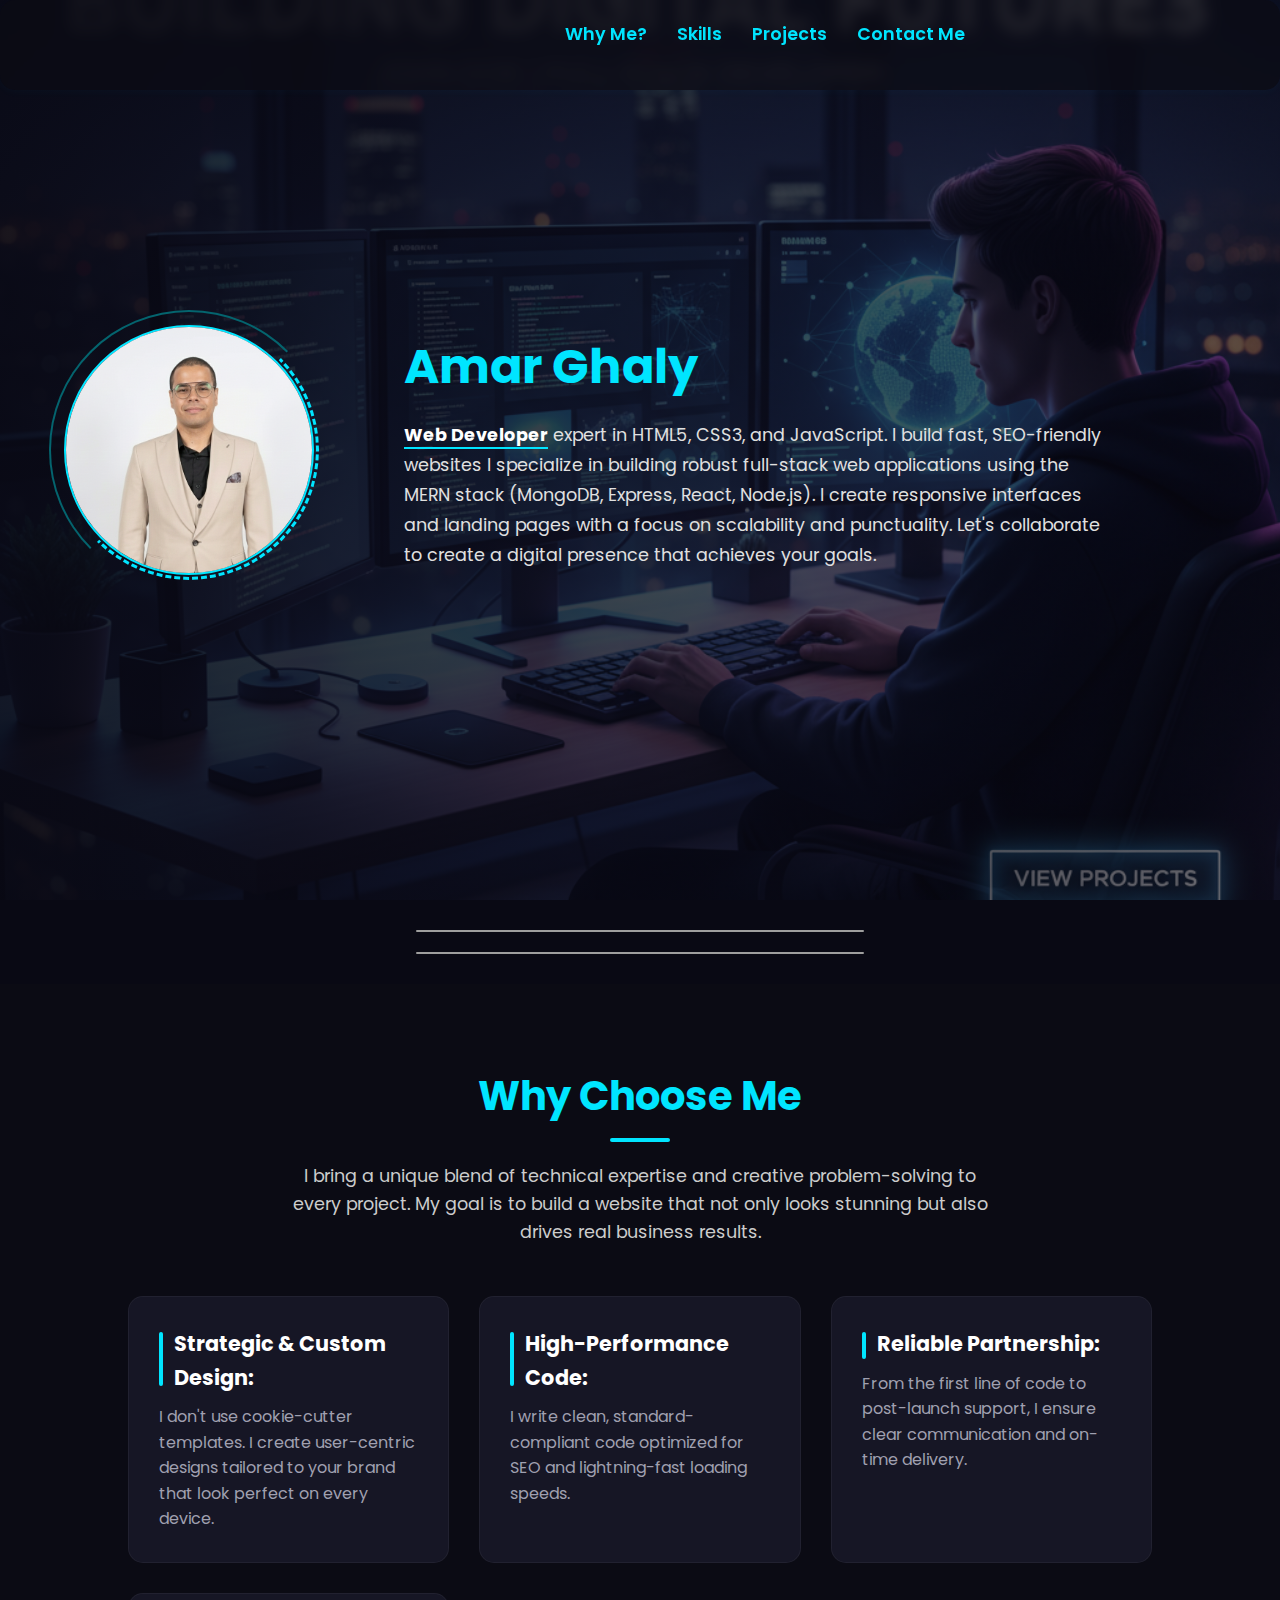
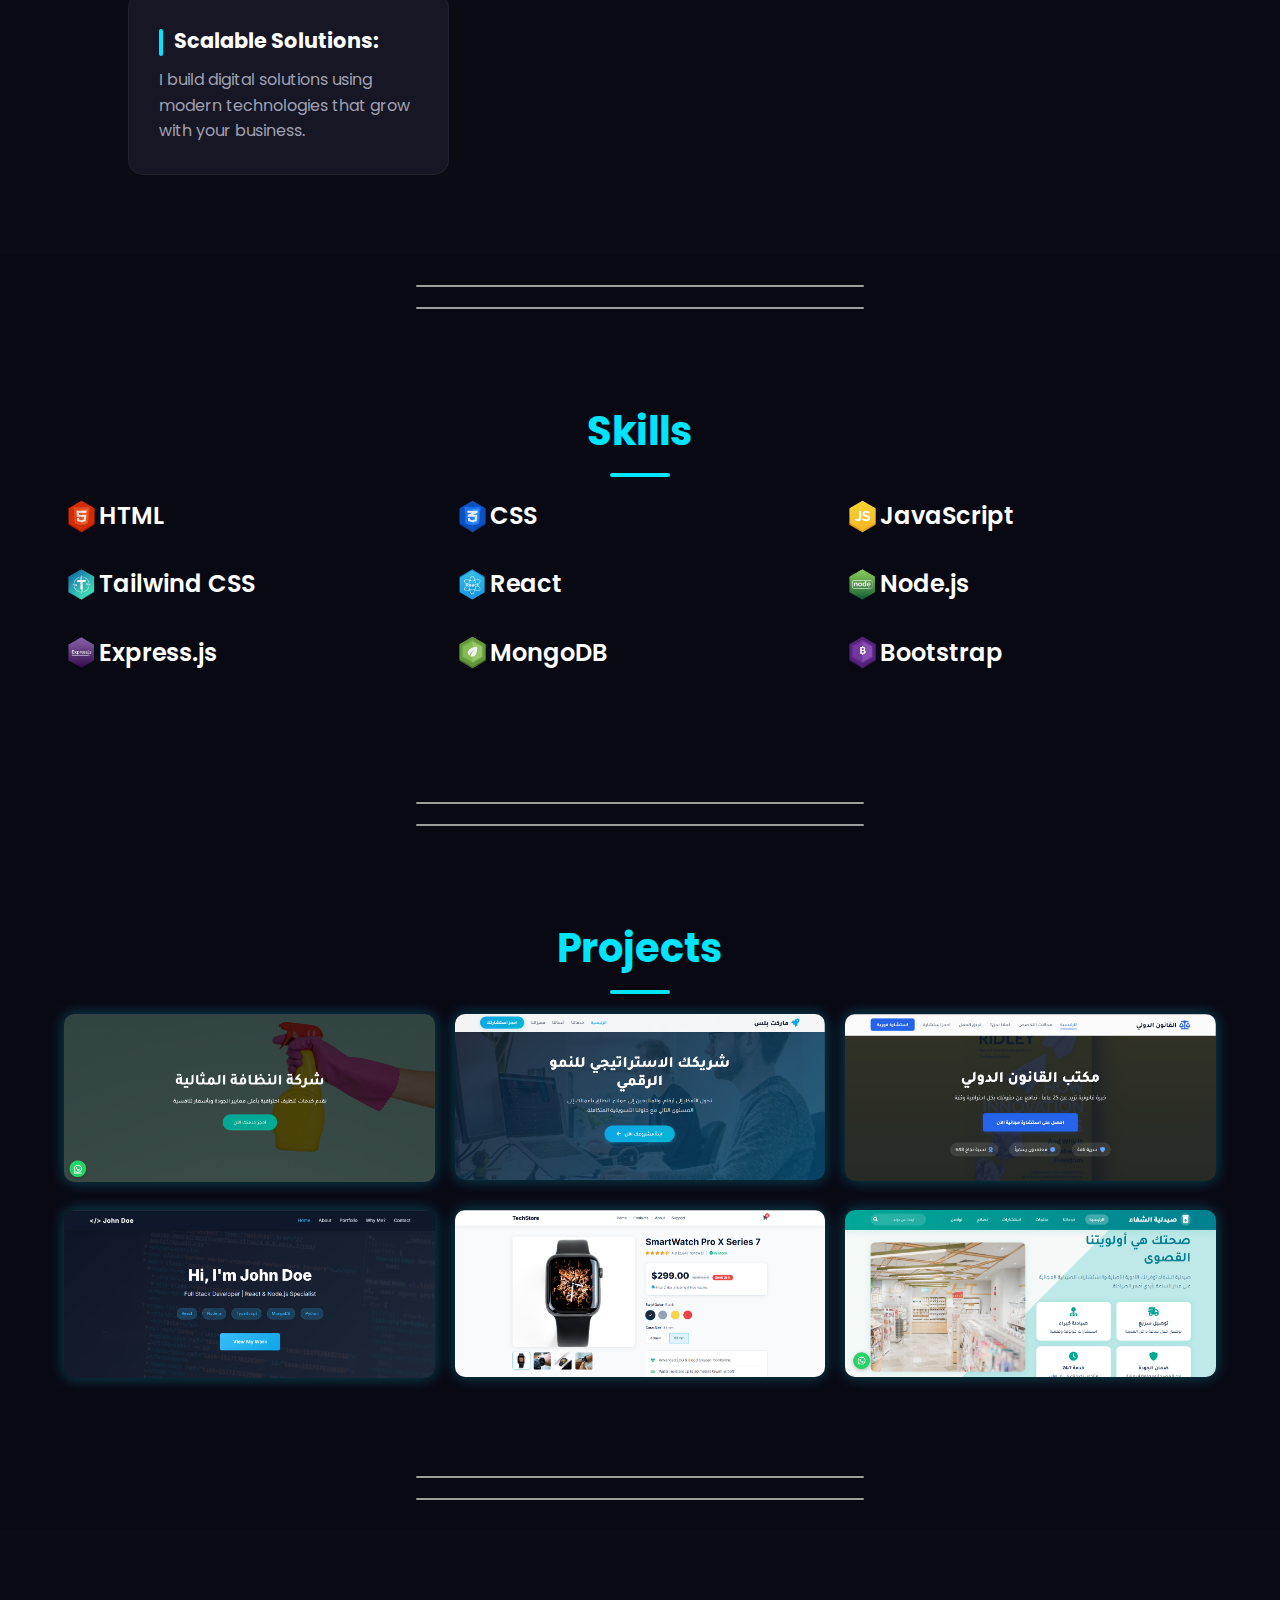
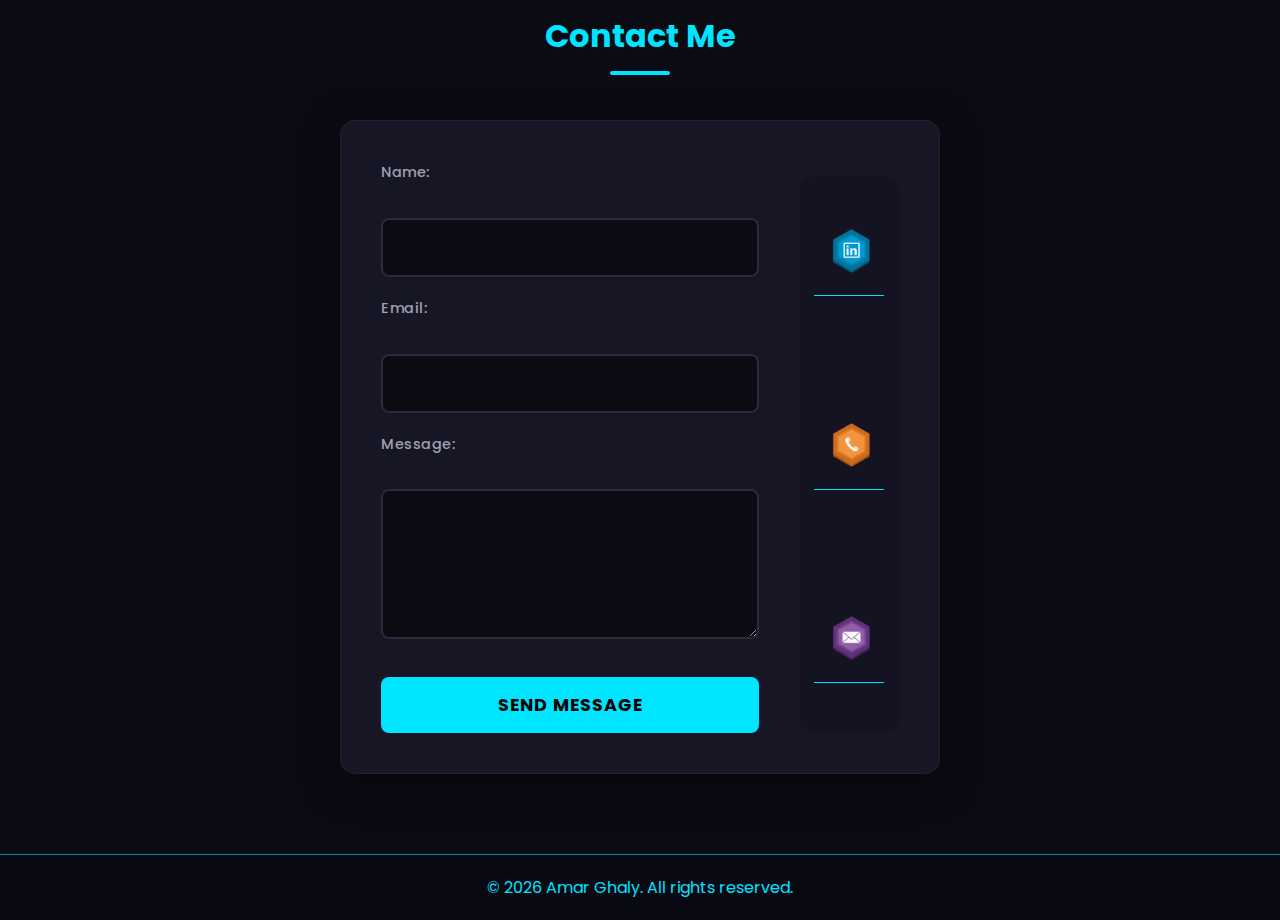
<file: 2-HTML & CSS/index.html>
<!doctype html>
<html lang="en">
  <head>
    <meta charset="UTF-8" />
    <meta name="viewport" content="width=device-width, initial-scale=1.0" />
    <link rel="stylesheet" href="style.css" />
    <link rel="shortcut icon" href="images/logo.png" type="image/x-icon" />
    <title>The Best Developer</title>
  </head>

  <body>
    <nav>
      <div class="logo-wrapper">
        <h3 class="title-section amar"><a href="#">Amar Ghaly</a></h3>
      </div>
      <ul class="nav-links" id="navLinks">
        <li><a href="#why-choose-me">Why Me?</a></li>
        <li><a href="#skills">Skills</a></li>
        <li><a href="#projects">Projects</a></li>
        <li><a href="#contact-form">Contact Me</a></li>
      </ul>
      <a href="#"><img src="images/logo.png" alt="logo" class="nav-logo" /></a>
      <div class="hamburger" id="hamburger">
        <span class="bar"></span>
        <span class="bar"></span>
        <span class="bar"></span>
      </div>
    </nav>
    <header class="hero">
      <div class="profile-wrapper">
        <img src="images/profile-img.png" alt="Profile" class="profile-img" />
      </div>
      <div class="intro">
        <div id="amar">
          <h3 class="title-section amar">Amar Ghaly</h3>
        </div>
        <p>
          <strong>Web Developer</strong> expert in HTML5, CSS3, and JavaScript.
          I build fast, SEO-friendly websites I specialize in building robust
          full-stack web applications using the MERN stack (MongoDB, Express,
          React, Node.js). I create responsive interfaces and landing pages with
          a focus on scalability and punctuality. Let's collaborate to create a
          digital presence that achieves your goals.
        </p>
      </div>
    </header>
    <div class="two-line">
      <hr />
      <hr />
    </div>
    <article>
      <section class="section-why-choose-me" id="why-choose-me">
        <h2 class="title-section">Why Choose Me</h2>
        <p>
          I bring a unique blend of technical expertise and creative
          problem-solving to every project. My goal is to build a website that
          not only looks stunning but also drives real business results.
        </p>
        <ul>
          <li>
            <b>Strategic & Custom Design:</b>I don't use cookie-cutter
            templates. I create user-centric designs tailored to your brand that
            look perfect on every device.
          </li>
          <li>
            <b>High-Performance Code:</b>I write clean, standard-compliant code
            optimized for SEO and lightning-fast loading speeds.
          </li>
          <li>
            <b>Reliable Partnership:</b>From the first line of code to
            post-launch support, I ensure clear communication and on-time
            delivery.
          </li>
          <li>
            <b>Scalable Solutions:</b>I build digital solutions using modern
            technologies that grow with your business.
          </li>
        </ul>
      </section>
      <div class="two-line">
        <hr />
        <hr />
      </div>
      <section class="section-skills" id="skills">
        <h2 class="title-section">Skills</h2>
        <ul class="skills">
          <li>HTML</li>
          <li>CSS</li>
          <li>JavaScript</li>
          <li>Tailwind CSS</li>
          <li>React</li>
          <li>Node.js</li>
          <li>Express.js</li>
          <li>MongoDB</li>
          <li>Bootstrap</li>
        </ul>
      </section>
      <div class="two-line">
        <hr />
        <hr />
      </div>
      <section class="section-projects" id="projects">
        <h2 class="title-section">Projects</h2>
        <div>
          <p>
            <a href="projects/index1.html"
              ><img src="./images/1.png" alt="project"
            /></a>
          </p>
          <p>
            <a href="projects/index2.html"
              ><img src="./images/2.png" alt="project"
            /></a>
          </p>
          <p>
            <a href="projects/index3.html"
              ><img src="./images/3.png" alt="project"
            /></a>
          </p>
          <p>
            <a href="projects/index4.html"
              ><img src="./images/4.png" alt="project"
            /></a>
          </p>
          <p>
            <a href="projects/index5.html"
              ><img src="./images/5.png" alt="project"
            /></a>
          </p>
          <p>
            <a href="projects/index6.html"
              ><img src="./images/6.png" alt="project"
            /></a>
          </p>
        </div>
      </section>
      <div class="two-line">
        <hr />
        <hr />
      </div>
      <section class="section-contact-form" id="contact-form">
        <h2 class="title-section">Contact Me</h2>
        <form action="" method="post">
          <div>
            <label>Name:</label><br />
            <input type="text" name="name" required /><br />
            <label>Email:</label><br />
            <input type="email" name="email" required /><br />
            <label>Message:</label><br />
            <textarea name="message" required></textarea><br />
            <input type="submit" value="Send Message" />
          </div>
          <div class="info">
            <a href="linkedin.com/in/ammar-ghaly-62b960331‏" target="_blank"
              ><img src="icone/linkedin.png" alt="LinkedIn"
            /></a>
            <a href="tel:01120660784" target="_blank"
              ><img src="icone/phone.png" alt="Phone"
            /></a>
            <a href="mailto:Amargad0112030@gmail.com" target="_blank"
              ><img src="icone/email.png" alt="Email"
            /></a>
          </div>
        </form>
      </section>
    </article>
    <footer>
      <p>&copy; 2026 Amar Ghaly. All rights reserved.</p>
    </footer>
    <script>
      const hamburger = document.getElementById("hamburger");
      const navLinks = document.getElementById("navLinks");

      hamburger.addEventListener("click", () => {
        navLinks.classList.toggle("active");
        hamburger.classList.toggle("active");
      });
      document.querySelectorAll(".nav-links li a").forEach((link) => {
        link.addEventListener("click", () => {
          navLinks.classList.remove("active");
          hamburger.classList.remove("active");
        });
      });
    </script>
  </body>
</html>
</file>
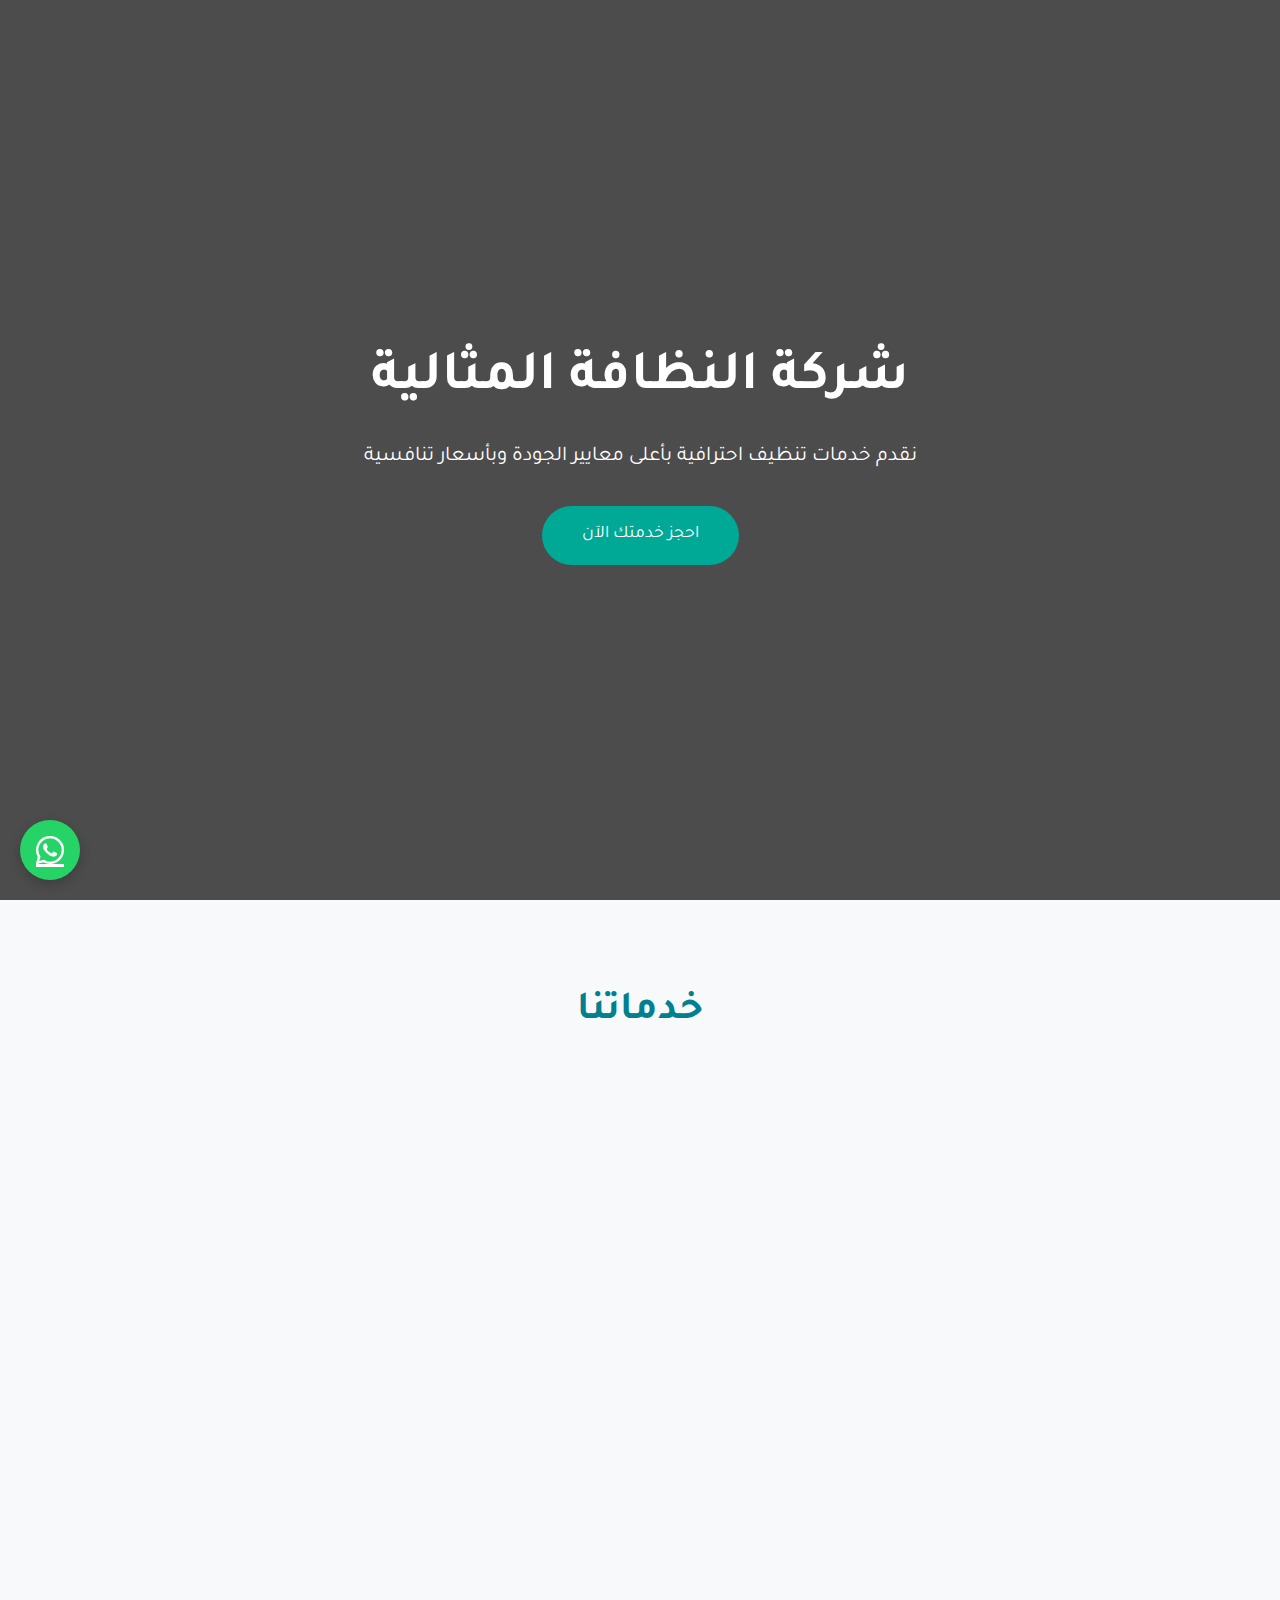
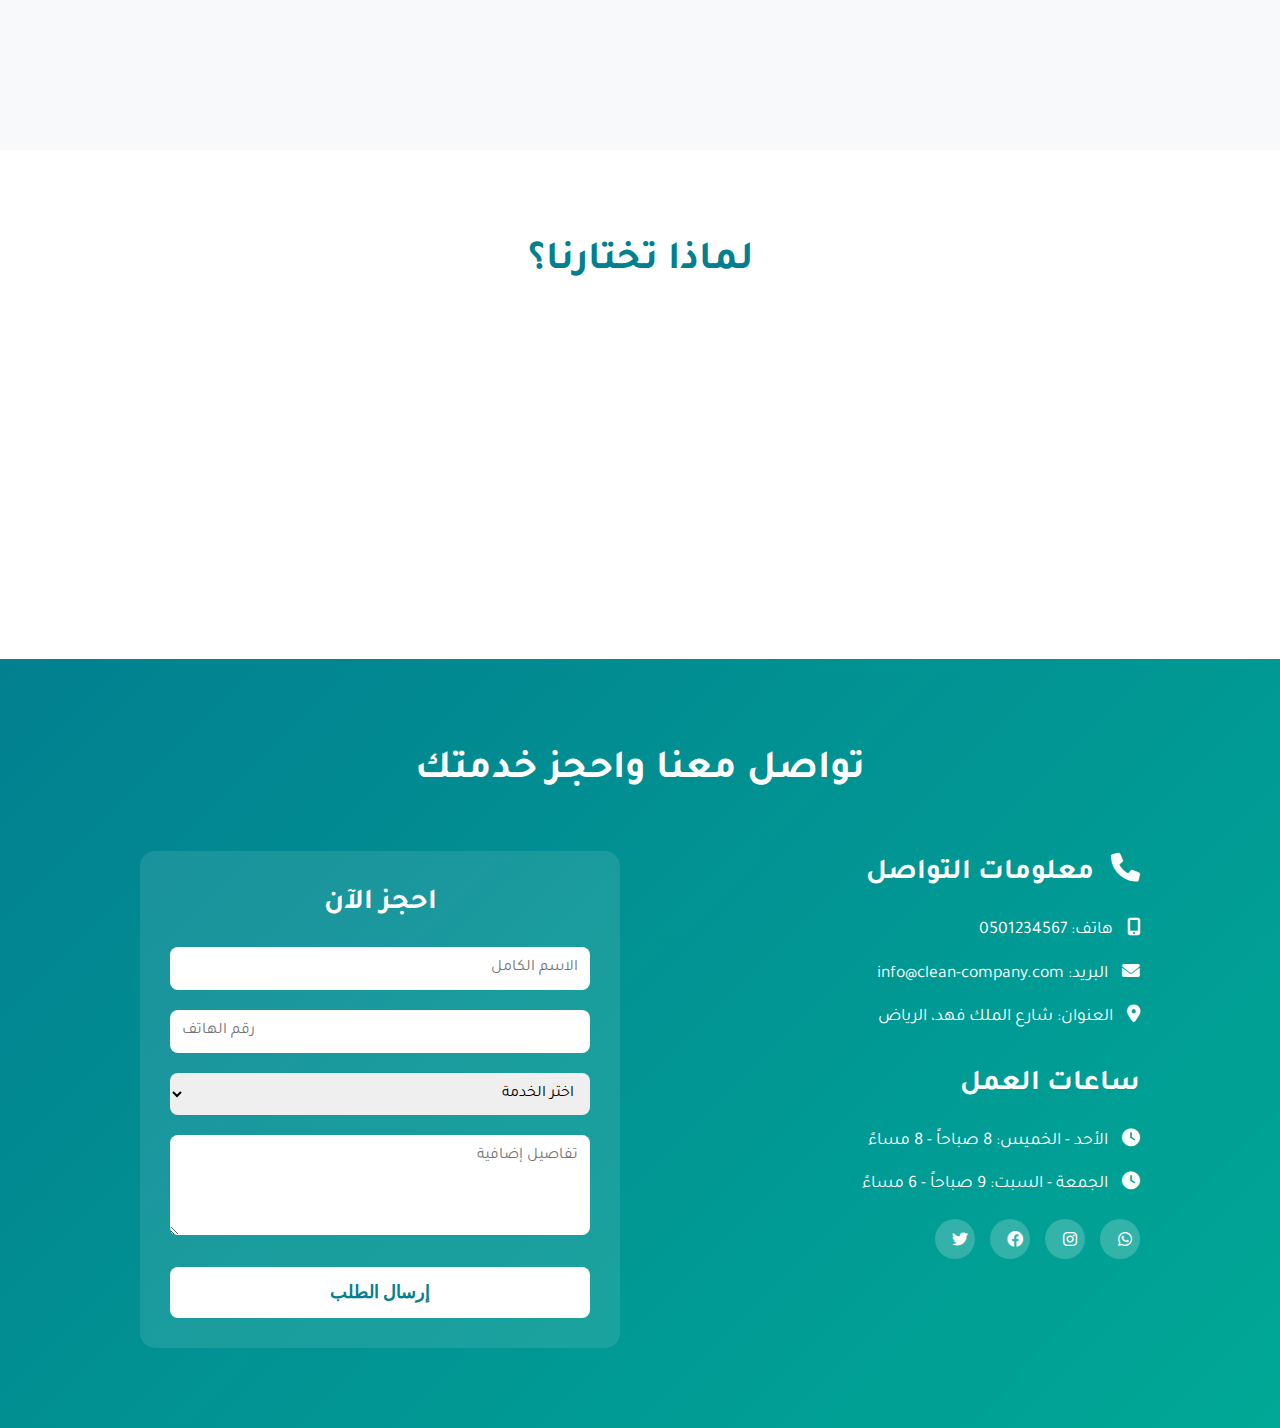
<file: projects/index1.html>
<!DOCTYPE html>
<html lang="ar" dir="rtl">

<head>
    <meta charset="UTF-8">
    <meta name="viewport" content="width=device-width, initial-scale=1.0">
    <title>شركة النظافة المثالية - تنظيف احترافي بأعلى معايير الجودة</title>
    <style>
        * {
            margin: 0;
            padding: 0;
            box-sizing: border-box;
        }

        body {
            font-family: 'Tajawal', 'Segoe UI', sans-serif;
            line-height: 1.6;
            color: #333;
            overflow-x: hidden;
        }

        /* القسم الأول: الهيرو */
        .hero-section {
            background: linear-gradient(rgba(0, 0, 0, 0.7), rgba(0, 0, 0, 0.7)),
                url('https://images.unsplash.com/photo-1563453392212-326f5e854473?w=1200') center/cover;
            height: 100vh;
            display: flex;
            align-items: center;
            justify-content: center;
            text-align: center;
            color: white;
            position: relative;
        }

        .hero-content h1 {
            font-size: 3.5rem;
            margin-bottom: 1rem;
            animation: fadeInUp 1s ease;
        }

        .hero-content p {
            font-size: 1.3rem;
            margin-bottom: 2rem;
            animation: fadeInUp 1s ease 0.3s both;
        }

        .cta-button {
            background: #00a896;
            color: white;
            padding: 15px 40px;
            border: none;
            border-radius: 50px;
            font-size: 1.1rem;
            cursor: pointer;
            transition: all 0.3s ease;
            animation: fadeInUp 1s ease 0.6s both;
            text-decoration: none;
            display: inline-block;
        }

        .cta-button:hover {
            background: #028090;
            transform: scale(1.05);
            box-shadow: 0 5px 20px rgba(0, 0, 0, 0.3);
        }

        /* القسم الثاني: الخدمات */
        .services-section {
            padding: 80px 20px;
            background: #f8f9fa;
        }

        .container {
            max-width: 1200px;
            margin: 0 auto;
        }

        .section-title {
            text-align: center;
            font-size: 2.5rem;
            margin-bottom: 3rem;
            color: #028090;
        }

        .services-grid {
            display: grid;
            grid-template-columns: repeat(auto-fit, minmax(280px, 1fr));
            gap: 30px;
        }

        .service-card {
            background: white;
            padding: 30px;
            border-radius: 15px;
            box-shadow: 0 5px 15px rgba(0, 0, 0, 0.1);
            transition: all 0.3s ease;
            text-align: center;
        }

        .service-card:hover {
            transform: translateY(-10px);
            box-shadow: 0 10px 30px rgba(0, 0, 0, 0.15);
        }

        .service-icon {
            font-size: 3rem;
            margin-bottom: 20px;
            color: #00a896;
        }

        .service-card h3 {
            font-size: 1.5rem;
            margin-bottom: 15px;
            color: #333;
        }

        /* القسم الثالث: مميزاتنا */
        .features-section {
            padding: 80px 20px;
            background: white;
        }

        .features-grid {
            display: grid;
            grid-template-columns: repeat(auto-fit, minmax(250px, 1fr));
            gap: 40px;
        }

        .feature-item {
            text-align: center;
            padding: 20px;
        }

        .feature-icon {
            width: 80px;
            height: 80px;
            background: #00a896;
            border-radius: 50%;
            display: flex;
            align-items: center;
            justify-content: center;
            margin: 0 auto 20px;
            font-size: 2rem;
            color: white;
        }

        .feature-item h3 {
            font-size: 1.4rem;
            margin-bottom: 10px;
            color: #028090;
        }

        /* القسم الرابع: تواصل واحجز */
        .contact-section {
            padding: 80px 20px;
            background: linear-gradient(135deg, #028090, #00a896);
            color: white;
        }

        .contact-grid {
            display: grid;
            grid-template-columns: repeat(auto-fit, minmax(300px, 1fr));
            gap: 40px;
            max-width: 1000px;
            margin: 0 auto;
        }

        .contact-info h3 {
            font-size: 1.8rem;
            margin-bottom: 20px;
        }

        .contact-info p {
            margin-bottom: 15px;
            font-size: 1.1rem;
        }

        .contact-info i {
            margin-left: 10px;
        }

        .booking-form {
            background: rgba(255, 255, 255, 0.1);
            padding: 30px;
            border-radius: 15px;
        }

        .booking-form h3 {
            font-size: 1.8rem;
            margin-bottom: 20px;
            text-align: center;
        }

        .form-group {
            margin-bottom: 20px;
        }

        .form-group input,
        .form-group select,
        .form-group textarea {
            width: 100%;
            padding: 12px;
            border: none;
            border-radius: 8px;
            font-size: 1rem;
            font-family: 'Tajawal', sans-serif;
        }

        .form-group textarea {
            resize: vertical;
            min-height: 100px;
        }

        .submit-btn {
            width: 100%;
            background: #fff;
            color: #028090;
            padding: 15px;
            border: none;
            border-radius: 8px;
            font-size: 1.1rem;
            font-weight: bold;
            cursor: pointer;
            transition: all 0.3s ease;
        }

        .submit-btn:hover {
            background: #f0f0f0;
            transform: scale(1.02);
        }

        /* الحسابات الاجتماعية */
        .social-links {
            display: flex;
            gap: 15px;
            margin-top: 20px;
        }

        .social-links a {
            width: 40px;
            height: 40px;
            background: rgba(255, 255, 255, 0.2);
            border-radius: 50%;
            display: flex;
            align-items: center;
            justify-content: center;
            color: white;
            text-decoration: none;
            transition: all 0.3s ease;
        }

        .social-links a:hover {
            background: rgba(255, 255, 255, 0.3);
            transform: scale(1.1);
        }

        /* التحريك */
        @keyframes fadeInUp {
            from {
                opacity: 0;
                transform: translateY(30px);
            }

            to {
                opacity: 1;
                transform: translateY(0);
            }
        }

        /* التجاوبية */
        @media (max-width: 768px) {
            .hero-content h1 {
                font-size: 2.5rem;
            }

            .hero-content p {
                font-size: 1.1rem;
            }

            .section-title {
                font-size: 2rem;
            }

            .services-grid,
            .features-grid {
                grid-template-columns: 1fr;
            }
        }

        /* أزرار تواصل سريع */
        .floating-whatsapp {
            position: fixed;
            bottom: 20px;
            left: 20px;
            width: 60px;
            height: 60px;
            background: #25D366;
            border-radius: 50%;
            display: flex;
            align-items: center;
            justify-content: center;
            color: white;
            font-size: 2rem;
            box-shadow: 0 4px 12px rgba(0, 0, 0, 0.2);
            z-index: 1000;
            transition: all 0.3s ease;
        }

        .floating-whatsapp:hover {
            transform: scale(1.1);
            box-shadow: 0 6px 20px rgba(0, 0, 0, 0.3);
        }
    </style>
    <link href="https://fonts.googleapis.com/css2?family=Tajawal:wght@400;500;700;800&display=swap" rel="stylesheet">
    <link rel="stylesheet" href="https://cdnjs.cloudflare.com/ajax/libs/font-awesome/6.0.0/css/all.min.css">
</head>

<body>
    <!-- القسم الأول: الهيرو -->
    <section class="hero-section">
        <div class="hero-content">
            <h1>شركة النظافة المثالية</h1>
            <p>نقدم خدمات تنظيف احترافية بأعلى معايير الجودة وبأسعار تنافسية</p>
            <a href="#contact" class="cta-button">احجز خدمتك الآن</a>
        </div>
    </section>

    <!-- القسم الثاني: خدماتنا -->
    <section class="services-section" id="services">
        <div class="container">
            <h2 class="section-title">خدماتنا</h2>
            <div class="services-grid">
                <div class="service-card">
                    <div class="service-icon">🏠</div>
                    <h3>تنظيف المنازل</h3>
                    <p>تنظيف شامل لجميع غرف المنزل باستخدام أحدث المعدات والمواد الآمنة على البيئة والصحة.</p>
                </div>
                <div class="service-card">
                    <div class="service-icon">🏢</div>
                    <h3>تنظيف المكاتب</h3>
                    <p>خدمات تنظيف احترافية للمكاتب والشركات تعمل على زيادة الإنتاجية وخلق بيئة عمل صحية.</p>
                </div>
                <div class="service-card">
                    <div class="service-icon">🪟</div>
                    <h3>تنظيف الزجاج</h3>
                    <p>تنظيف زجاج المباني والواجهات بأعلى ارتفاعات باستخدام المعدات المتخصصة والتقنيات المتقدمة.</p>
                </div>
                <div class="service-card">
                    <div class="service-icon">🛋️</div>
                    <h3>تنظيف المفروشات</h3>
                    <p>تنظيف وتعقيم السجاد والكنب والمفروشات باستخدام ماكينات البخار الحديثة.</p>
                </div>
            </div>
        </div>
    </section>

    <!-- القسم الثالث: مميزاتنا -->
    <section class="features-section">
        <div class="container">
            <h2 class="section-title">لماذا تختارنا؟</h2>
            <div class="features-grid">
                <div class="feature-item">
                    <div class="feature-icon">✅</div>
                    <h3>جودة مضمونة</h3>
                    <p>نضمن لك أفضل جودة تنظيف مع فريق مدرب على أعلى مستوى</p>
                </div>
                <div class="feature-item">
                    <div class="feature-icon">⚡</div>
                    <h3>سرعة في الأداء</h3>
                    <p>نهتم بوقتك وننجز المهام في أسرع وقت مع الحفاظ على الجودة</p>
                </div>
                <div class="feature-item">
                    <div class="feature-icon">💰</div>
                    <h3>أسعار تنافسية</h3>
                    <p>نقدم أفضل الأسعار مع خصومات خاصة للعملاء الدائمين</p>
                </div>
                <div class="feature-item">
                    <div class="feature-icon">🛡️</div>
                    <h3>مواد آمنة</h3>
                    <p>نستخدم مواد تنظيف آمنة 100% على الصحة والبيئة</p>
                </div>
            </div>
        </div>
    </section>

    <!-- القسم الرابع: تواصل واحجز -->
    <section class="contact-section" id="contact">
        <div class="container">
            <h2 class="section-title" style="color: white;">تواصل معنا واحجز خدمتك</h2>
            <div class="contact-grid">
                <div class="contact-info">
                    <h3><i class="fas fa-phone"></i> معلومات التواصل</h3>
                    <p><i class="fas fa-mobile-alt"></i> هاتف: 0501234567</p>
                    <p><i class="fas fa-envelope"></i> البريد: info@clean-company.com</p>
                    <p><i class="fas fa-map-marker-alt"></i> العنوان: شارع الملك فهد، الرياض</p>

                    <h3 style="margin-top: 30px;">ساعات العمل</h3>
                    <p><i class="fas fa-clock"></i> الأحد - الخميس: 8 صباحاً - 8 مساءً</p>
                    <p><i class="fas fa-clock"></i> الجمعة - السبت: 9 صباحاً - 6 مساءً</p>

                    <div class="social-links">
                        <a href="#"><i class="fab fa-whatsapp"></i></a>
                        <a href="#"><i class="fab fa-instagram"></i></a>
                        <a href="#"><i class="fab fa-facebook"></i></a>
                        <a href="#"><i class="fab fa-twitter"></i></a>
                    </div>
                </div>

                <div class="booking-form">
                    <h3>احجز الآن</h3>
                    <form id="bookingForm">
                        <div class="form-group">
                            <input type="text" id="name" placeholder="الاسم الكامل" required>
                        </div>
                        <div class="form-group">
                            <input type="tel" id="phone" placeholder="رقم الهاتف" required>
                        </div>
                        <div class="form-group">
                            <select id="service" required>
                                <option value="">اختر الخدمة</option>
                                <option value="home">تنظيف المنازل</option>
                                <option value="office">تنظيف المكاتب</option>
                                <option value="glass">تنظيف الزجاج</option>
                                <option value="furniture">تنظيف المفروشات</option>
                            </select>
                        </div>
                        <div class="form-group">
                            <textarea id="message" placeholder="تفاصيل إضافية"></textarea>
                        </div>
                        <button type="submit" class="submit-btn">إرسال الطلب</button>
                    </form>
                </div>
            </div>
        </div>
    </section>

    <!-- زر واتساب عائم -->
    <a href="https://wa.me/966501234567" class="floating-whatsapp" target="_blank">
        <i class="fab fa-whatsapp"></i>
    </a>

    <script>
        // تحسين السكرول السلس
        document.querySelectorAll('a[href^="#"]').forEach(anchor => {
            anchor.addEventListener('click', function (e) {
                e.preventDefault();
                const target = document.querySelector(this.getAttribute('href'));
                if (target) {
                    target.scrollIntoView({
                        behavior: 'smooth',
                        block: 'start'
                    });
                }
            });
        });

        // معالجة إرسال النموذج
        document.getElementById('bookingForm').addEventListener('submit', function (e) {
            e.preventDefault();

            // جمع البيانات
            const formData = {
                name: document.getElementById('name').value,
                phone: document.getElementById('phone').value,
                service: document.getElementById('service').value,
                message: document.getElementById('message').value
            };

            // عرض رسالة شكر
            alert(`شكراً لك ${formData.name}!\nتم استلام طلبك وسنتواصل معك خلال 24 ساعة.`);

            // مسح النموذج
            this.reset();

            // في الواقع، يجب إرسال البيانات إلى خادم هنا
            // fetch('/api/booking', { method: 'POST', body: JSON.stringify(formData) })
        });

        // إضافة تأثير الظهور أثناء السكرول
        const observerOptions = {
            threshold: 0.1,
            rootMargin: '0px 0px -50px 0px'
        };

        const observer = new IntersectionObserver(function (entries) {
            entries.forEach(entry => {
                if (entry.isIntersecting) {
                    entry.target.style.opacity = '1';
                    entry.target.style.transform = 'translateY(0)';
                }
            });
        }, observerOptions);

        // مراقبة جميع البطاقات والعناصر
        document.querySelectorAll('.service-card, .feature-item').forEach(el => {
            el.style.opacity = '0';
            el.style.transform = 'translateY(20px)';
            el.style.transition = 'all 0.6s ease';
            observer.observe(el);
        });
    </script>
</body>

</html>
</file>
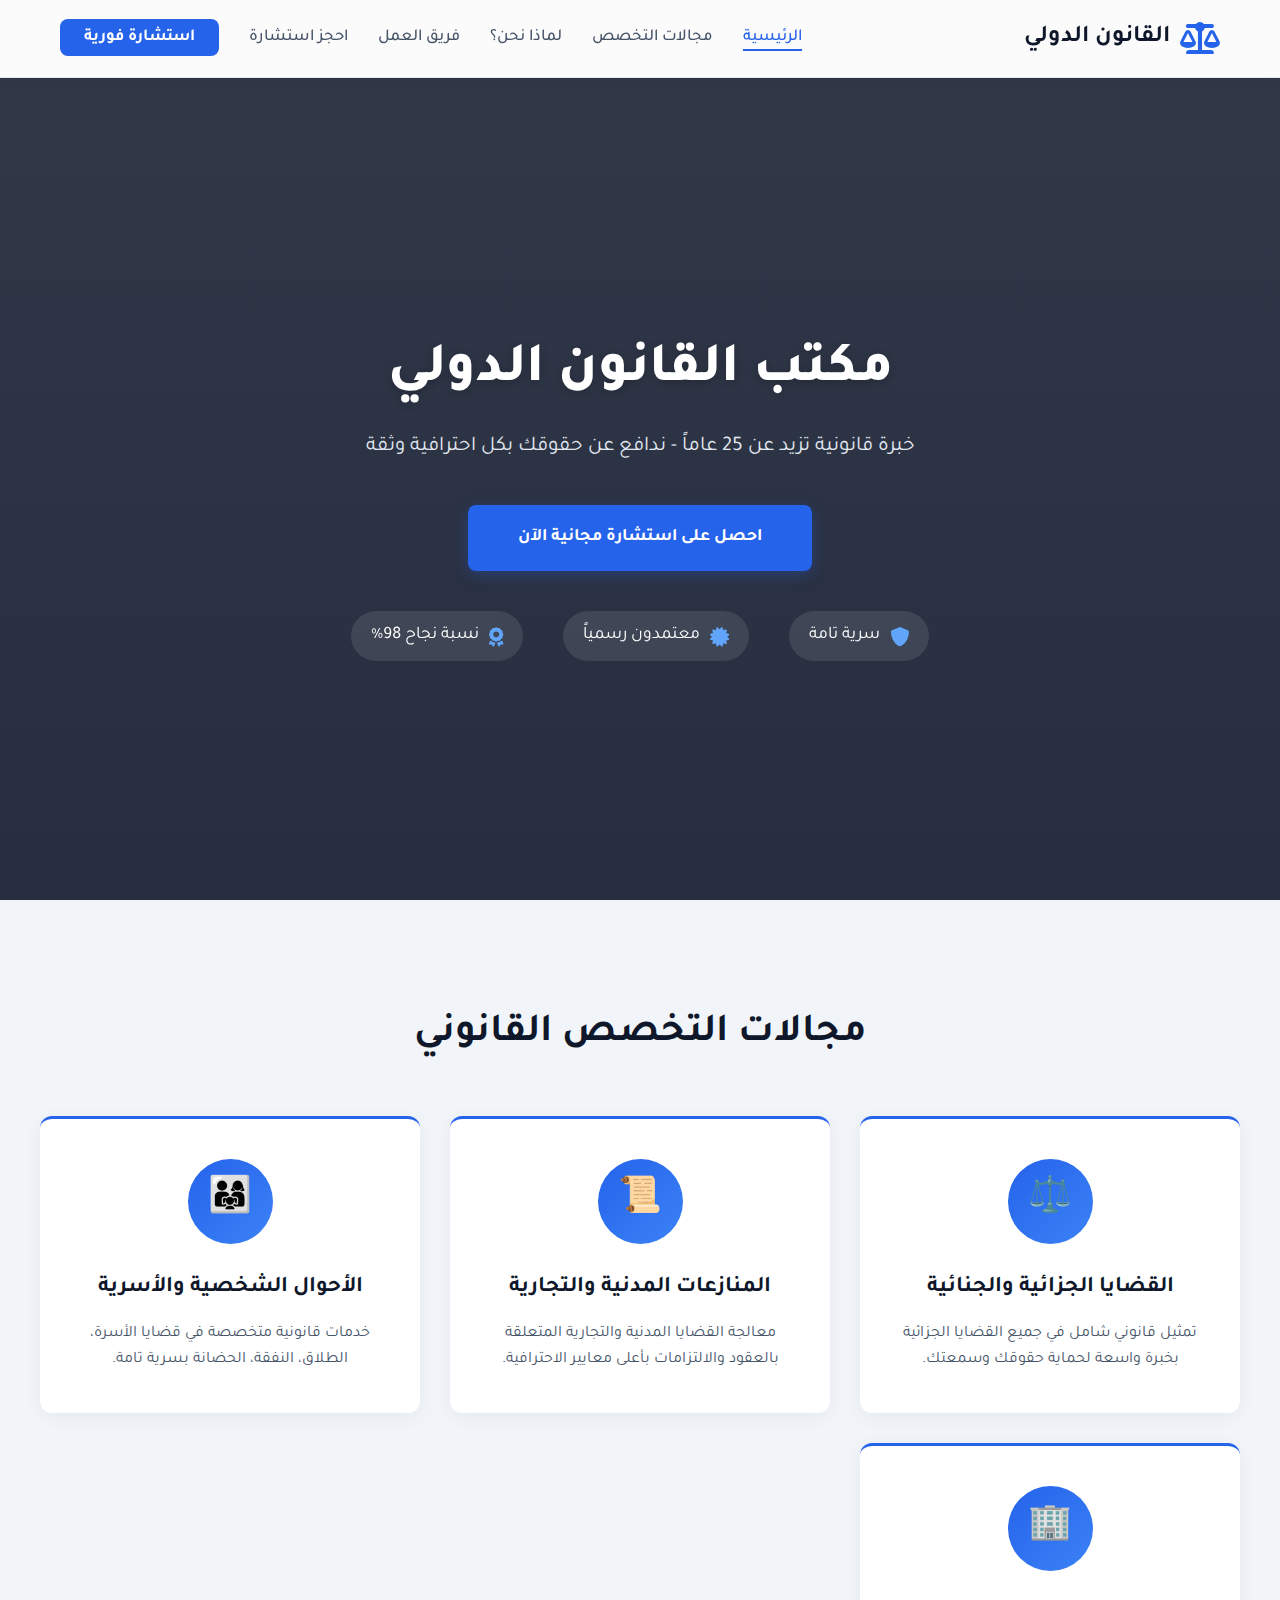
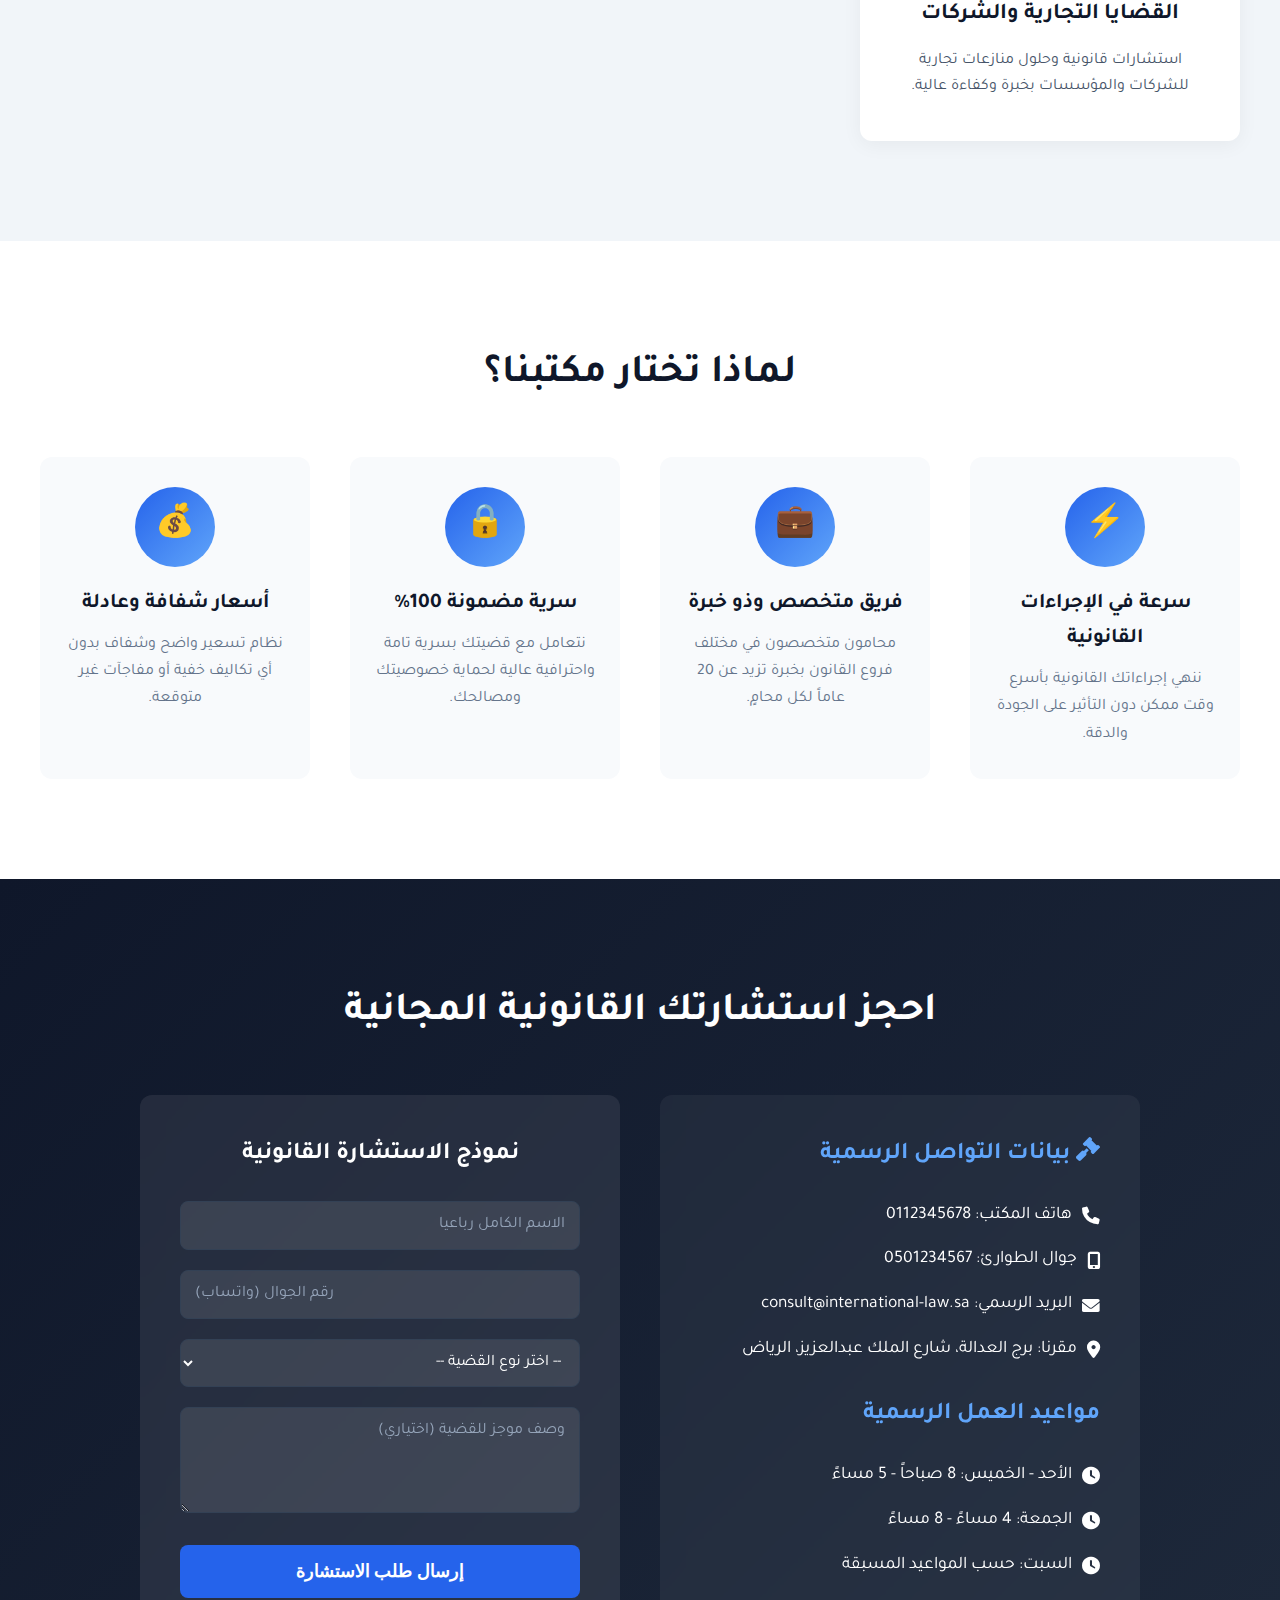
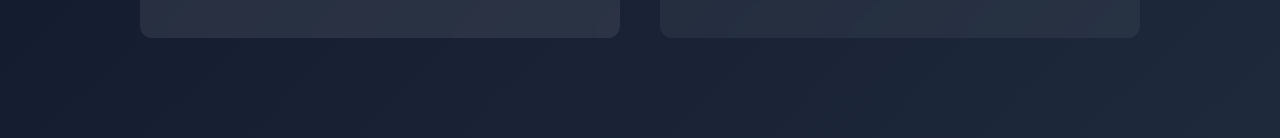
<file: projects/index3.html>
<!DOCTYPE html>
<html lang="ar" dir="rtl">

<head>
    <meta charset="UTF-8">
    <meta name="viewport" content="width=device-width, initial-scale=1.0">
    <title>مكتب القانون الدولي للمحاماة والاستشارات</title>
    <style>
        * {
            margin: 0;
            padding: 0;
            box-sizing: border-box;
        }

        body {
            font-family: 'Tajawal', 'Segoe UI', sans-serif;
            line-height: 1.7;
            color: #334155;
            overflow-x: hidden;
            background: #f8fafc;
        }

        /* ناف بار ناعم */
        .navbar {
            position: fixed;
            top: 0;
            width: 100%;
            background: rgba(255, 255, 255, 0.98);
            backdrop-filter: blur(12px);
            box-shadow: 0 2px 15px rgba(0, 0, 0, 0.08);
            z-index: 1000;
            transition: all 0.3s ease;
            padding: 18px 0;
            border-bottom: 1px solid #e2e8f0;
        }

        .navbar.scrolled {
            padding: 12px 0;
            background: rgba(255, 255, 255, 0.99);
        }

        .nav-container {
            max-width: 1200px;
            margin: 0 auto;
            padding: 0 20px;
            display: flex;
            justify-content: space-between;
            align-items: center;
        }

        .logo {
            font-size: 1.5rem;
            font-weight: 700;
            color: #0f172a;
            text-decoration: none;
            display: flex;
            align-items: center;
            gap: 10px;
        }

        .logo i {
            font-size: 2rem;
            color: #2563eb;
        }

        .nav-menu {
            display: flex;
            list-style: none;
            gap: 30px;
            margin: 0;
        }

        .nav-link {
            text-decoration: none;
            color: #475569;
            font-weight: 500;
            font-size: 1.05rem;
            transition: all 0.3s ease;
            position: relative;
            padding: 5px 0;
        }

        .nav-link::after {
            content: '';
            position: absolute;
            bottom: 0;
            right: 0;
            width: 0;
            height: 2px;
            background: #2563eb;
            transition: width 0.3s ease;
        }

        .nav-link:hover::after,
        .nav-link.active::after {
            width: 100%;
        }

        .nav-link:hover,
        .nav-link.active {
            color: #2563eb;
        }

        .cta-nav {
            background: #2563eb;
            color: white !important;
            padding: 10px 24px;
            border-radius: 8px;
            font-weight: 600;
            transition: all 0.3s ease;
        }

        .cta-nav:hover {
            background: #1d4ed8;
            transform: translateY(-2px);
            box-shadow: 0 4px 12px rgba(37, 99, 235, 0.3);
        }

        .hamburger {
            display: none;
            flex-direction: column;
            cursor: pointer;
            padding: 5px;
            gap: 5px;
        }

        .hamburger span {
            width: 25px;
            height: 3px;
            background: #2563eb;
            transition: 0.3s;
        }

        /* هيرو مع صورة حقيقية */
        .hero-section {
            min-height: 100vh;
            display: flex;
            align-items: center;
            justify-content: center;
            text-align: center;
            color: white;
            position: relative;
            padding-top: 100px;
            background: linear-gradient(rgba(15, 23, 42, 0.85), rgba(15, 23, 42, 0.9)),
                url('https://images.unsplash.com/photo-1589829085413-56de8ae18c73?w=1200&h=800&fit=crop') center/cover;
        }

        .hero-content h1 {
            font-size: 3.5rem;
            margin-bottom: 1.5rem;
            animation: fadeInUp 1s ease;
            font-weight: 800;
            line-height: 1.2;
            text-shadow: 0 2px 10px rgba(0, 0, 0, 0.2);
        }

        .hero-content .subtitle {
            font-size: 1.3rem;
            margin-bottom: 2.5rem;
            animation: fadeInUp 1s ease 0.3s both;
            color: #e2e8f0;
            font-weight: 400;
        }

        .hero-features {
            display: flex;
            gap: 40px;
            justify-content: center;
            flex-wrap: wrap;
            margin-top: 40px;
            animation: fadeInUp 1s ease 0.6s both;
        }

        .hero-feature {
            display: flex;
            align-items: center;
            gap: 10px;
            font-size: 1.1rem;
            background: rgba(255, 255, 255, 0.1);
            padding: 10px 20px;
            border-radius: 50px;
            backdrop-filter: blur(10px);
        }

        .hero-feature i {
            color: #60a5fa;
            font-size: 1.2rem;
        }

        .cta-button {
            background: #2563eb;
            color: white;
            padding: 18px 50px;
            border: none;
            border-radius: 8px;
            font-size: 1.1rem;
            font-weight: 600;
            cursor: pointer;
            transition: all 0.3s ease;
            animation: fadeInUp 1s ease 0.6s both;
            text-decoration: none;
            display: inline-block;
            box-shadow: 0 4px 15px rgba(37, 99, 235, 0.3);
        }

        .cta-button:hover {
            background: #1d4ed8;
            transform: translateY(-3px);
            box-shadow: 0 8px 25px rgba(37, 99, 235, 0.4);
        }

        /* قسم الخدمات الاحترافية */
        .services-section {
            padding: 100px 20px;
            background: #f1f5f9;
        }

        .container {
            max-width: 1200px;
            margin: 0 auto;
        }

        .section-title {
            text-align: center;
            font-size: 2.5rem;
            margin-bottom: 3rem;
            color: #0f172a;
            font-weight: 700;
        }

        .services-grid {
            display: grid;
            grid-template-columns: repeat(auto-fit, minmax(280px, 1fr));
            gap: 30px;
        }

        .service-card {
            background: white;
            padding: 40px 30px;
            border-radius: 12px;
            box-shadow: 0 4px 20px rgba(0, 0, 0, 0.05);
            transition: all 0.3s ease;
            text-align: center;
            border-top: 3px solid #2563eb;
        }

        .service-card:hover {
            transform: translateY(-8px);
            box-shadow: 0 12px 35px rgba(0, 0, 0, 0.1);
        }

        .service-icon {
            width: 85px;
            height: 85px;
            background: linear-gradient(135deg, #2563eb, #3b82f6);
            border-radius: 50%;
            display: flex;
            align-items: center;
            justify-content: center;
            margin: 0 auto 25px;
            font-size: 2.2rem;
            color: white;
        }

        .service-card h3 {
            font-size: 1.4rem;
            margin-bottom: 15px;
            color: #0f172a;
        }

        .service-card p {
            color: #475569;
            line-height: 1.6;
        }

        /* قسم الخبرة والنجاح */
        .features-section {
            padding: 100px 20px;
            background: white;
        }

        .features-grid {
            display: grid;
            grid-template-columns: repeat(auto-fit, minmax(250px, 1fr));
            gap: 40px;
        }

        .feature-item {
            text-align: center;
            padding: 30px 25px;
            background: #f8fafc;
            border-radius: 12px;
            transition: all 0.3s ease;
        }

        .feature-item:hover {
            transform: translateY(-5px);
            box-shadow: 0 8px 25px rgba(0, 0, 0, 0.08);
        }

        .feature-icon {
            width: 80px;
            height: 80px;
            background: linear-gradient(135deg, #2563eb, #60a5fa);
            border-radius: 50%;
            display: flex;
            align-items: center;
            justify-content: center;
            margin: 0 auto 20px;
            font-size: 2rem;
            color: white;
        }

        .feature-item h3 {
            font-size: 1.3rem;
            margin-bottom: 10px;
            color: #0f172a;
        }

        .feature-item p {
            color: #64748b;
        }

        /* قسم التواصل الاحترافي */
        .contact-section {
            padding: 100px 20px;
            background: linear-gradient(135deg, #0f172a, #1e293b);
            color: white;
        }

        .contact-grid {
            display: grid;
            grid-template-columns: repeat(auto-fit, minmax(300px, 1fr));
            gap: 40px;
            max-width: 1000px;
            margin: 0 auto;
        }

        .contact-info {
            background: rgba(255, 255, 255, 0.05);
            padding: 40px;
            border-radius: 12px;
            backdrop-filter: blur(10px);
        }

        .contact-info h3 {
            font-size: 1.5rem;
            margin-bottom: 25px;
            color: #60a5fa;
        }

        .contact-info p {
            margin-bottom: 15px;
            font-size: 1.1rem;
            display: flex;
            align-items: center;
            gap: 10px;
        }

        .booking-form {
            background: rgba(255, 255, 255, 0.08);
            padding: 40px;
            border-radius: 12px;
            backdrop-filter: blur(10px);
        }

        .booking-form h3 {
            font-size: 1.5rem;
            margin-bottom: 25px;
            text-align: center;
        }

        .form-group {
            margin-bottom: 20px;
        }

        .form-group input,
        .form-group select,
        .form-group textarea {
            width: 100%;
            padding: 14px;
            border: 1px solid #334155;
            border-radius: 8px;
            font-size: 1rem;
            font-family: 'Tajawal', sans-serif;
            background: rgba(255, 255, 255, 0.1);
            color: white;
        }

        .form-group input::placeholder,
        .form-group textarea::placeholder {
            color: #94a3b8;
        }

        .submit-btn {
            width: 100%;
            background: #2563eb;
            color: white;
            padding: 16px;
            border: none;
            border-radius: 8px;
            font-size: 1.1rem;
            font-weight: 600;
            cursor: pointer;
            transition: all 0.3s ease;
        }

        .submit-btn:hover {
            background: #1d4ed8;
            transform: translateY(-2px);
        }

        .floating-whatsapp {
            position: fixed;
            bottom: 25px;
            left: 25px;
            width: 60px;
            height: 60px;
            background: #25D366;
            border-radius: 50%;
            display: flex;
            align-items: center;
            justify-content: center;
            color: white;
            font-size: 2rem;
            box-shadow: 0 6px 20px rgba(0, 0, 0, 0.2);
            z-index: 1000;
            transition: all 0.3s ease;
        }

        @keyframes fadeInUp {
            from {
                opacity: 0;
                transform: translateY(30px);
            }

            to {
                opacity: 1;
                transform: translateY(0);
            }
        }

        @media (max-width: 768px) {
            .hamburger {
                display: flex;
            }

            .nav-menu {
                position: fixed;
                right: -100%;
                top: 80px;
                flex-direction: column;
                background: white;
                width: 100%;
                text-align: center;
                transition: 0.3s;
                padding: 20px 0;
                gap: 20px;
                box-shadow: 0 10px 20px rgba(0, 0, 0, 0.1);
            }

            .nav-menu.active {
                right: 0;
            }

            .hero-content h1 {
                font-size: 2.5rem;
            }

            .hero-features {
                flex-direction: column;
                gap: 15px;
            }
        }
    </style>
    <link href="https://fonts.googleapis.com/css2?family=Tajawal:wght@400;500;700;800&display=swap" rel="stylesheet">
    <link rel="stylesheet" href="https://cdnjs.cloudflare.com/ajax/libs/font-awesome/6.0.0/css/all.min.css">
</head>

<body>
    <!-- شريط التنقل -->
    <nav class="navbar" id="navbar">
        <div class="nav-container">
            <a href="#home" class="logo">
                <i class="fas fa-balance-scale"></i>
                القانون الدولي
            </a>

            <ul class="nav-menu" id="navMenu">
                <li class="nav-item"><a href="#home" class="nav-link active">الرئيسية</a></li>
                <li class="nav-item"><a href="#services" class="nav-link">مجالات التخصص</a></li>
                <li class="nav-item"><a href="#features" class="nav-link">لماذا نحن؟</a></li>
                <li class="nav-item"><a href="#team" class="nav-link">فريق العمل</a></li>
                <li class="nav-item"><a href="#contact" class="nav-link">احجز استشارة</a></li>
                <li class="nav-item"><a href="#contact" class="nav-link cta-nav">استشارة فورية</a></li>
            </ul>

            <div class="hamburger" id="hamburger">
                <span></span><span></span><span></span>
            </div>
        </div>
    </nav>

    <!-- قسم الهيرو مع صورة -->
    <section class="hero-section" id="home">
        <div class="hero-content">
            <h1>مكتب القانون الدولي</h1>
            <p class="subtitle">خبرة قانونية تزيد عن 25 عاماً - ندافع عن حقوقك بكل احترافية وثقة</p>
            <a href="#contact" class="cta-button">احصل على استشارة مجانية الآن</a>

            <div class="hero-features">
                <div class="hero-feature">
                    <i class="fas fa-shield-alt"></i>
                    <span>سرية تامة</span>
                </div>
                <div class="hero-feature">
                    <i class="fas fa-certificate"></i>
                    <span>معتمدون رسمياً</span>
                </div>
                <div class="hero-feature">
                    <i class="fas fa-award"></i>
                    <span>نسبة نجاح 98%</span>
                </div>
            </div>
        </div>
    </section>

    <!-- قسم مجالات التخصص -->
    <section class="services-section" id="services">
        <div class="container">
            <h2 class="section-title">مجالات التخصص القانوني</h2>
            <div class="services-grid">
                <div class="service-card">
                    <div class="service-icon">⚖️</div>
                    <h3>القضايا الجزائية والجنائية</h3>
                    <p>تمثيل قانوني شامل في جميع القضايا الجزائية بخبرة واسعة لحماية حقوقك وسمعتك.</p>
                </div>
                <div class="service-card">
                    <div class="service-icon">📜</div>
                    <h3>المنازعات المدنية والتجارية</h3>
                    <p>معالجة القضايا المدنية والتجارية المتعلقة بالعقود والالتزامات بأعلى معايير الاحترافية.</p>
                </div>
                <div class="service-card">
                    <div class="service-icon">👨‍👩‍👧</div>
                    <h3>الأحوال الشخصية والأسرية</h3>
                    <p>خدمات قانونية متخصصة في قضايا الأسرة، الطلاق، النفقة، الحضانة بسرية تامة.</p>
                </div>
                <div class="service-card">
                    <div class="service-icon">🏢</div>
                    <h3>القضايا التجارية والشركات</h3>
                    <p>استشارات قانونية وحلول منازعات تجارية للشركات والمؤسسات بخبرة وكفاءة عالية.</p>
                </div>
            </div>
        </div>
    </section>

    <!-- قسم لماذا نحن -->
    <section class="features-section" id="features">
        <div class="container">
            <h2 class="section-title">لماذا تختار مكتبنا؟</h2>
            <div class="features-grid">
                <div class="feature-item">
                    <div class="feature-icon">⚡</div>
                    <h3>سرعة في الإجراءات القانونية</h3>
                    <p>ننهي إجراءاتك القانونية بأسرع وقت ممكن دون التأثير على الجودة والدقة.</p>
                </div>
                <div class="feature-item">
                    <div class="feature-icon">💼</div>
                    <h3>فريق متخصص وذو خبرة</h3>
                    <p>محامون متخصصون في مختلف فروع القانون بخبرة تزيد عن 20 عاماً لكل محامٍ.</p>
                </div>
                <div class="feature-item">
                    <div class="feature-icon">🔒</div>
                    <h3>سرية مضمونة 100%</h3>
                    <p>نتعامل مع قضيتك بسرية تامة واحترافية عالية لحماية خصوصيتك ومصالحك.</p>
                </div>
                <div class="feature-item">
                    <div class="feature-icon">💰</div>
                    <h3>أسعار شفافة وعادلة</h3>
                    <p>نظام تسعير واضح وشفاف بدون أي تكاليف خفية أو مفاجآت غير متوقعة.</p>
                </div>
            </div>
        </div>
    </section>

    <!-- قسم احجز استشارة -->
    <section class="contact-section" id="contact">
        <div class="container">
            <h2 class="section-title" style="color: white;">احجز استشارتك القانونية المجانية</h2>
            <div class="contact-grid">
                <div class="contact-info">
                    <h3><i class="fas fa-gavel"></i> بيانات التواصل الرسمية</h3>
                    <p><i class="fas fa-phone"></i> هاتف المكتب: 0112345678</p>
                    <p><i class="fas fa-mobile-alt"></i> جوال الطوارئ: 0501234567</p>
                    <p><i class="fas fa-envelope"></i> البريد الرسمي: consult@international-law.sa</p>
                    <p><i class="fas fa-map-marker-alt"></i> مقرنا: برج العدالة، شارع الملك عبدالعزيز، الرياض</p>

                    <h3 style="margin-top: 30px;">مواعيد العمل الرسمية</h3>
                    <p><i class="fas fa-clock"></i> الأحد - الخميس: 8 صباحاً - 5 مساءً</p>
                    <p><i class="fas fa-clock"></i> الجمعة: 4 مساءً - 8 مساءً</p>
                    <p><i class="fas fa-clock"></i> السبت: حسب المواعيد المسبقة</p>
                </div>

                <div class="booking-form">
                    <h3>نموذج الاستشارة القانونية</h3>
                    <form id="consultForm">
                        <div class="form-group">
                            <input type="text" id="name" placeholder="الاسم الكامل رباعياً" required>
                        </div>
                        <div class="form-group">
                            <input type="tel" id="phone" placeholder="رقم الجوال (واتساب)" required>
                        </div>
                        <div class="form-group">
                            <select id="case-type" required>
                                <option value="">-- اختر نوع القضية --</option>
                                <option value="criminal">جزائية / جنائية</option>
                                <option value="civil">مدنية / تجارية</option>
                                <option value="family">أحوال شخصية / أسرة</option>
                                <option value="corporate">شركات / استثمار</option>
                            </select>
                        </div>
                        <div class="form-group">
                            <textarea id="case-details" placeholder="وصف موجز للقضية (اختياري)" rows="4"></textarea>
                        </div>
                        <button type="submit" class="submit-btn">إرسال طلب الاستشارة</button>
                    </form>
                </div>
            </div>
        </div>
    </section>

    <script>
        // نفس الجافاسكريبت مع تحسينات
        document.querySelectorAll('a[href^="#"]').forEach(anchor => {
            anchor.addEventListener('click', function (e) {
                e.preventDefault();
                const target = document.querySelector(this.getAttribute('href'));
                if (target) {
                    target.scrollIntoView({
                        behavior: 'smooth',
                        block: 'start'
                    });
                }
            });
        });

        window.addEventListener('scroll', () => {
            const navbar = document.getElementById('navbar');
            if (window.scrollY > 50) {
                navbar.classList.add('scrolled');
            } else {
                navbar.classList.remove('scrolled');
            }
        });

        const hamburger = document.getElementById('hamburger');
        const navMenu = document.getElementById('navMenu');

        hamburger.addEventListener('click', () => {
            hamburger.classList.toggle('active');
            navMenu.classList.toggle('active');
        });

        document.querySelectorAll('.nav-link').forEach(link => {
            link.addEventListener('click', () => {
                hamburger.classList.remove('active');
                navMenu.classList.remove('active');
            });
        });

        const sections = document.querySelectorAll('section[id]');
        window.addEventListener('scroll', () => {
            let current = '';
            sections.forEach(section => {
                const sectionTop = section.offsetTop;
                if (scrollY >= (sectionTop - 100)) {
                    current = section.getAttribute('id');
                }
            });

            document.querySelectorAll('.nav-link').forEach(link => {
                link.classList.remove('active');
                if (link.getAttribute('href') === `#${current}`) {
                    link.classList.add('active');
                }
            });
        });

        document.getElementById('consultForm').addEventListener('submit', function (e) {
            e.preventDefault();
            const formData = {
                name: document.getElementById('name').value,
                phone: document.getElementById('phone').value,
                caseType: document.getElementById('case-type').value,
                details: document.getElementById('case-details').value
            };

            alert(`شكراً لك ${formData.name}!\nتم استلام طلب الاستشارة بنجاح. سنتواصل معك خلال 4 ساعات عمل.`);
            this.reset();
        });
    </script>
</body>

</html>
</file>
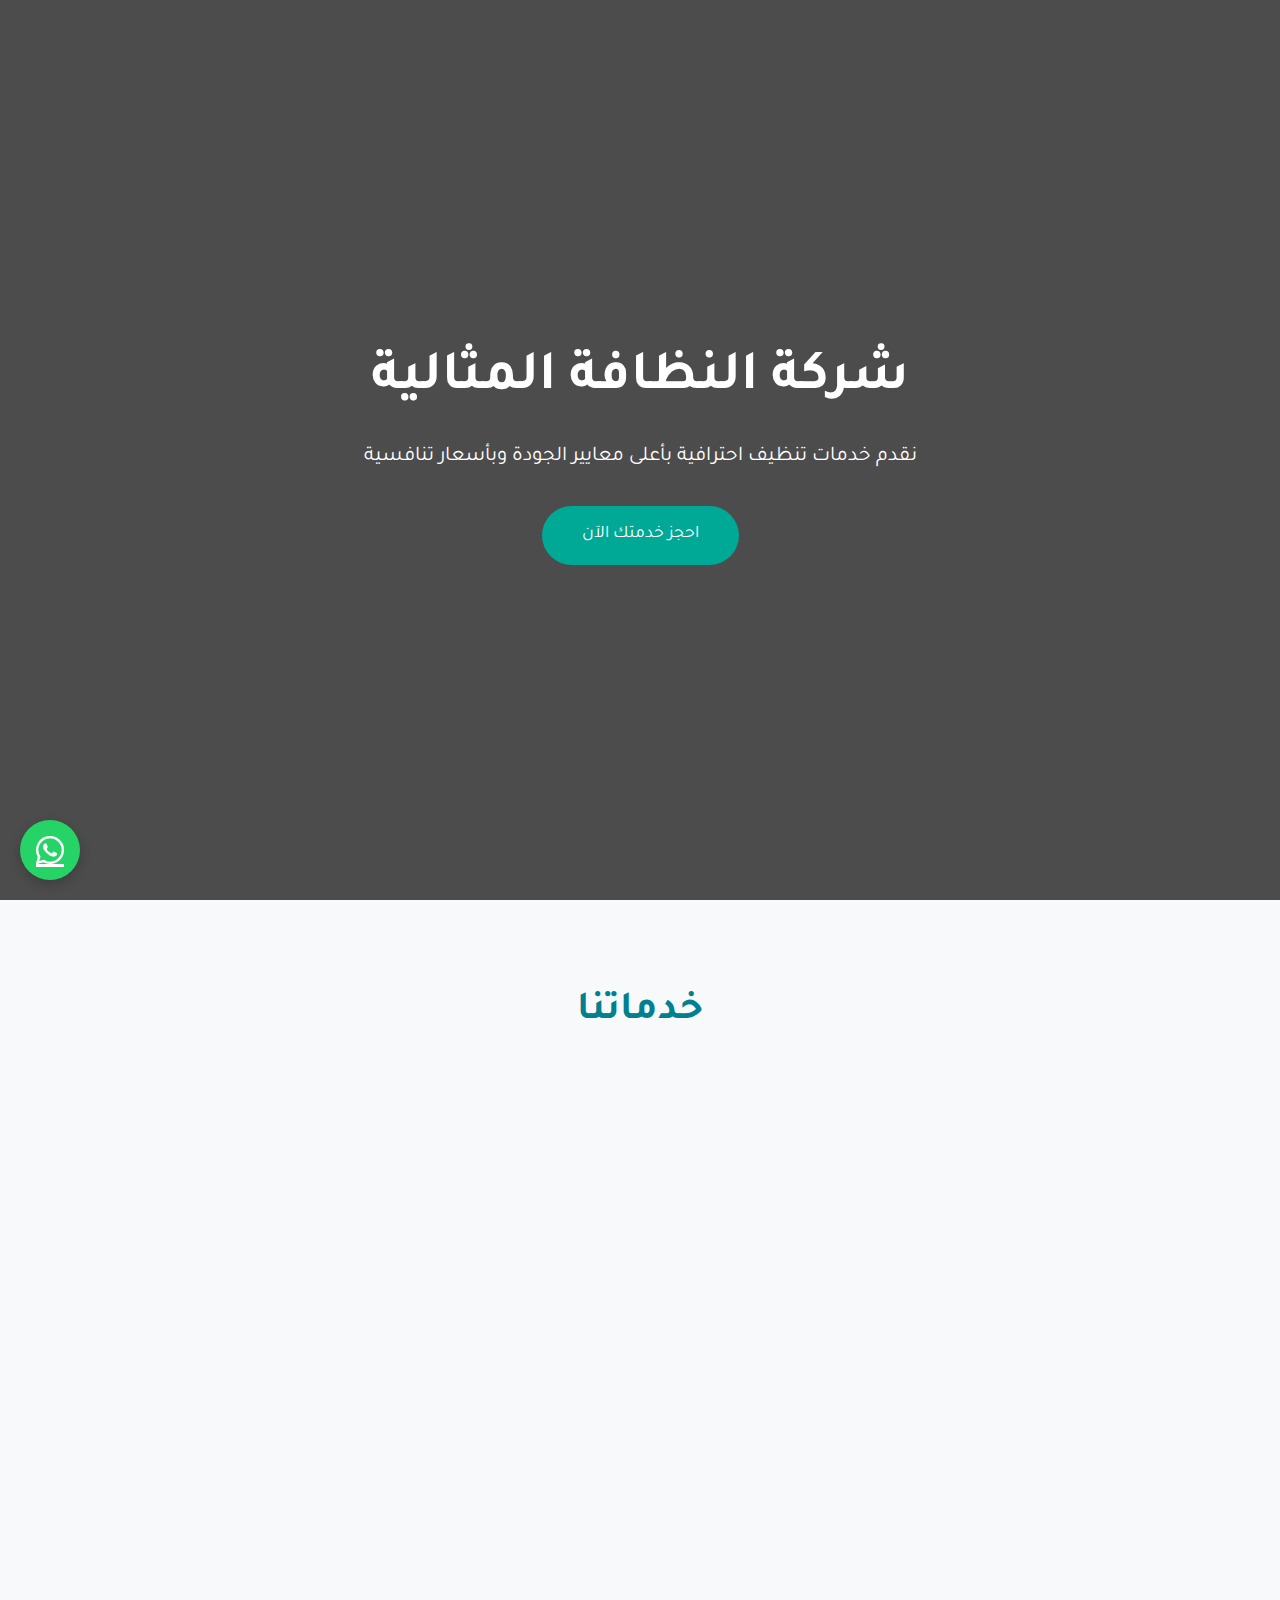
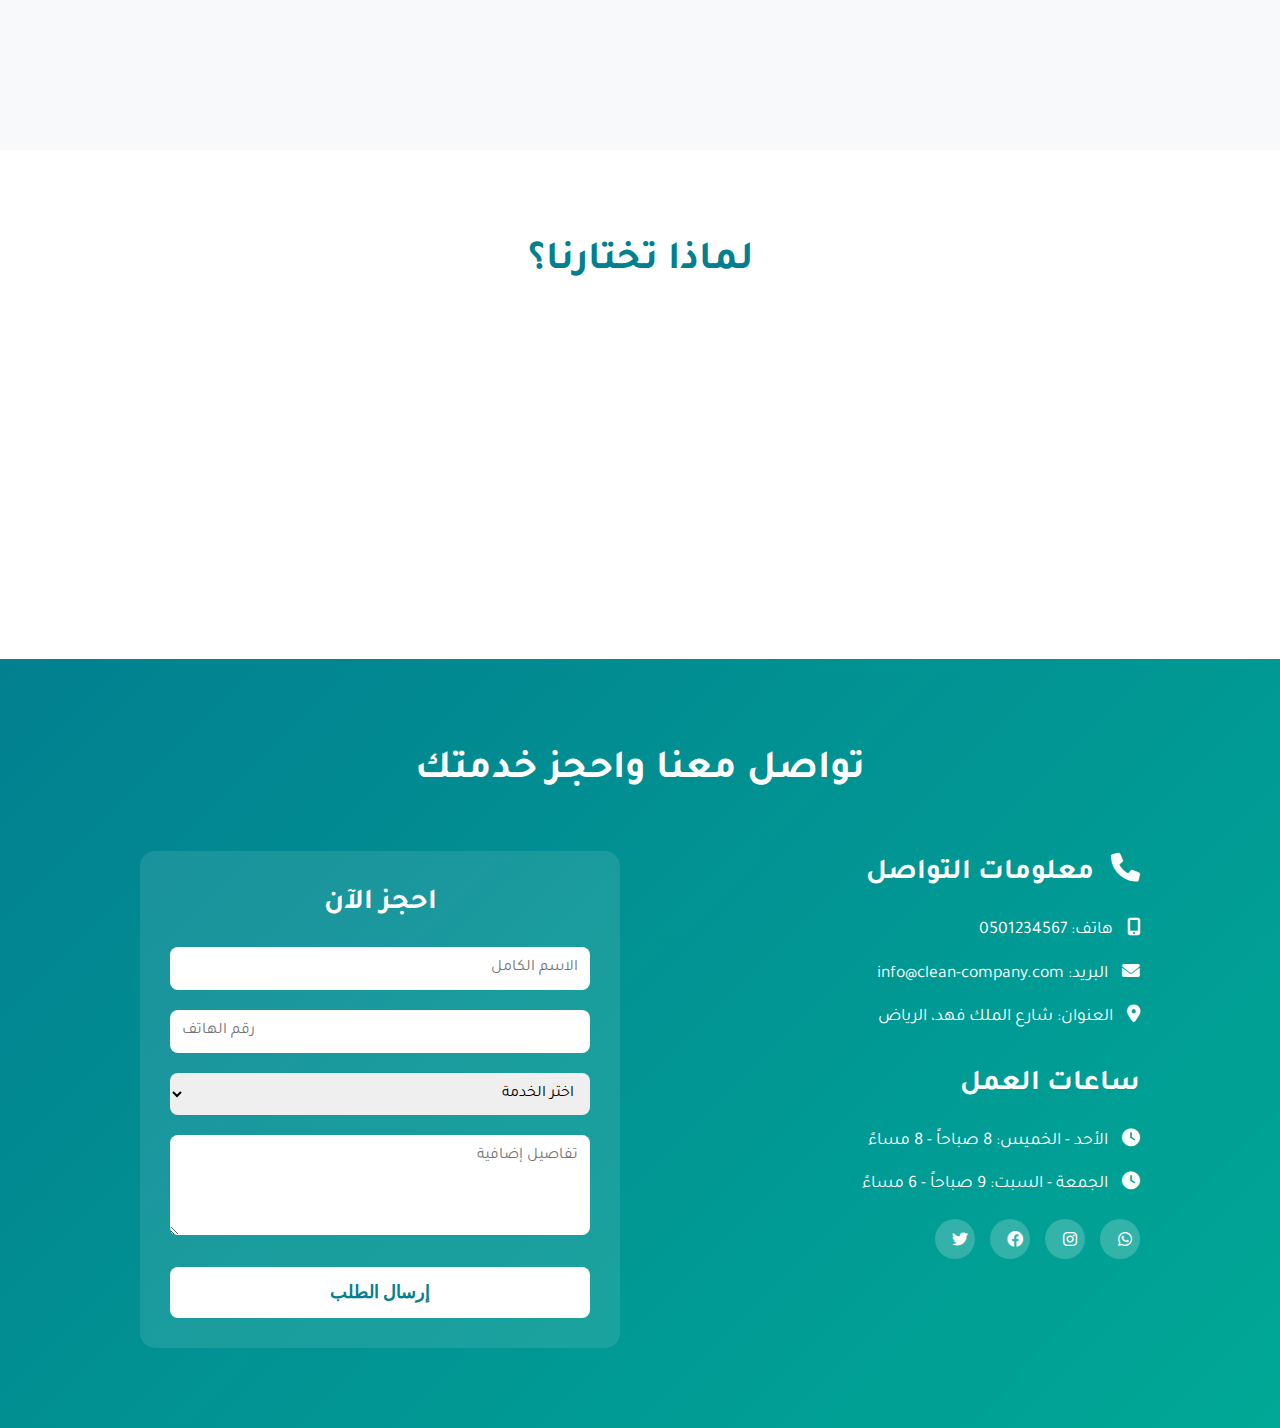
<file: 2-HTML & CSS/projects/index1.html>
<!DOCTYPE html>
<html lang="ar" dir="rtl">

<head>
    <meta charset="UTF-8">
    <meta name="viewport" content="width=device-width, initial-scale=1.0">
    <title>شركة النظافة المثالية - تنظيف احترافي بأعلى معايير الجودة</title>
    <style>
        * {
            margin: 0;
            padding: 0;
            box-sizing: border-box;
        }

        body {
            font-family: 'Tajawal', 'Segoe UI', sans-serif;
            line-height: 1.6;
            color: #333;
            overflow-x: hidden;
        }

        .hero-section {
            background: linear-gradient(rgba(0, 0, 0, 0.7), rgba(0, 0, 0, 0.7)),
                url('https://images.unsplash.com/photo-1563453392212-326f5e854473?w=1200') center/cover;
            height: 100vh;
            display: flex;
            align-items: center;
            justify-content: center;
            text-align: center;
            color: white;
            position: relative;
        }

        .hero-content h1 {
            font-size: 3.5rem;
            margin-bottom: 1rem;
            animation: fadeInUp 1s ease;
        }

        .hero-content p {
            font-size: 1.3rem;
            margin-bottom: 2rem;
            animation: fadeInUp 1s ease 0.3s both;
        }

        .cta-button {
            background: #00a896;
            color: white;
            padding: 15px 40px;
            border: none;
            border-radius: 50px;
            font-size: 1.1rem;
            cursor: pointer;
            transition: all 0.3s ease;
            animation: fadeInUp 1s ease 0.6s both;
            text-decoration: none;
            display: inline-block;
        }

        .cta-button:hover {
            background: #028090;
            transform: scale(1.05);
            box-shadow: 0 5px 20px rgba(0, 0, 0, 0.3);
        }

        /* القسم الثاني: الخدمات */
        .services-section {
            padding: 80px 20px;
            background: #f8f9fa;
        }

        .container {
            max-width: 1200px;
            margin: 0 auto;
        }

        .section-title {
            text-align: center;
            font-size: 2.5rem;
            margin-bottom: 3rem;
            color: #028090;
        }

        .services-grid {
            display: grid;
            grid-template-columns: repeat(auto-fit, minmax(280px, 1fr));
            gap: 30px;
        }

        .service-card {
            background: white;
            padding: 30px;
            border-radius: 15px;
            box-shadow: 0 5px 15px rgba(0, 0, 0, 0.1);
            transition: all 0.3s ease;
            text-align: center;
        }

        .service-card:hover {
            transform: translateY(-10px);
            box-shadow: 0 10px 30px rgba(0, 0, 0, 0.15);
        }

        .service-icon {
            font-size: 3rem;
            margin-bottom: 20px;
            color: #00a896;
        }

        .service-card h3 {
            font-size: 1.5rem;
            margin-bottom: 15px;
            color: #333;
        }

        .features-section {
            padding: 80px 20px;
            background: white;
        }

        .features-grid {
            display: grid;
            grid-template-columns: repeat(auto-fit, minmax(250px, 1fr));
            gap: 40px;
        }

        .feature-item {
            text-align: center;
            padding: 20px;
        }

        .feature-icon {
            width: 80px;
            height: 80px;
            background: #00a896;
            border-radius: 50%;
            display: flex;
            align-items: center;
            justify-content: center;
            margin: 0 auto 20px;
            font-size: 2rem;
            color: white;
        }

        .feature-item h3 {
            font-size: 1.4rem;
            margin-bottom: 10px;
            color: #028090;
        }

        .contact-section {
            padding: 80px 20px;
            background: linear-gradient(135deg, #028090, #00a896);
            color: white;
        }

        .contact-grid {
            display: grid;
            grid-template-columns: repeat(auto-fit, minmax(300px, 1fr));
            gap: 40px;
            max-width: 1000px;
            margin: 0 auto;
        }

        .contact-info h3 {
            font-size: 1.8rem;
            margin-bottom: 20px;
        }

        .contact-info p {
            margin-bottom: 15px;
            font-size: 1.1rem;
        }

        .contact-info i {
            margin-left: 10px;
        }

        .booking-form {
            background: rgba(255, 255, 255, 0.1);
            padding: 30px;
            border-radius: 15px;
        }

        .booking-form h3 {
            font-size: 1.8rem;
            margin-bottom: 20px;
            text-align: center;
        }

        .form-group {
            margin-bottom: 20px;
        }

        .form-group input,
        .form-group select,
        .form-group textarea {
            width: 100%;
            padding: 12px;
            border: none;
            border-radius: 8px;
            font-size: 1rem;
            font-family: 'Tajawal', sans-serif;
        }

        .form-group textarea {
            resize: vertical;
            min-height: 100px;
        }

        .submit-btn {
            width: 100%;
            background: #fff;
            color: #028090;
            padding: 15px;
            border: none;
            border-radius: 8px;
            font-size: 1.1rem;
            font-weight: bold;
            cursor: pointer;
            transition: all 0.3s ease;
        }

        .submit-btn:hover {
            background: #f0f0f0;
            transform: scale(1.02);
        }

        .social-links {
            display: flex;
            gap: 15px;
            margin-top: 20px;
        }

        .social-links a {
            width: 40px;
            height: 40px;
            background: rgba(255, 255, 255, 0.2);
            border-radius: 50%;
            display: flex;
            align-items: center;
            justify-content: center;
            color: white;
            text-decoration: none;
            transition: all 0.3s ease;
        }

        .social-links a:hover {
            background: rgba(255, 255, 255, 0.3);
            transform: scale(1.1);
        }

        @keyframes fadeInUp {
            from {
                opacity: 0;
                transform: translateY(30px);
            }

            to {
                opacity: 1;
                transform: translateY(0);
            }
        }

        @media (max-width: 768px) {
            .hero-content h1 {
                font-size: 2.5rem;
            }

            .hero-content p {
                font-size: 1.1rem;
            }

            .section-title {
                font-size: 2rem;
            }

            .services-grid,
            .features-grid {
                grid-template-columns: 1fr;
            }
        }

        .floating-whatsapp {
            position: fixed;
            bottom: 20px;
            left: 20px;
            width: 60px;
            height: 60px;
            background: #25D366;
            border-radius: 50%;
            display: flex;
            align-items: center;
            justify-content: center;
            color: white;
            font-size: 2rem;
            box-shadow: 0 4px 12px rgba(0, 0, 0, 0.2);
            z-index: 1000;
            transition: all 0.3s ease;
        }

        .floating-whatsapp:hover {
            transform: scale(1.1);
            box-shadow: 0 6px 20px rgba(0, 0, 0, 0.3);
        }
    </style>
    <link href="https://fonts.googleapis.com/css2?family=Tajawal:wght@400;500;700;800&display=swap" rel="stylesheet">
    <link rel="stylesheet" href="https://cdnjs.cloudflare.com/ajax/libs/font-awesome/6.0.0/css/all.min.css">
</head>

<body>
    <section class="hero-section">
        <div class="hero-content">
            <h1>شركة النظافة المثالية</h1>
            <p>نقدم خدمات تنظيف احترافية بأعلى معايير الجودة وبأسعار تنافسية</p>
            <a href="#contact" class="cta-button">احجز خدمتك الآن</a>
        </div>
    </section>

    <section class="services-section" id="services">
        <div class="container">
            <h2 class="section-title">خدماتنا</h2>
            <div class="services-grid">
                <div class="service-card">
                    <div class="service-icon">🏠</div>
                    <h3>تنظيف المنازل</h3>
                    <p>تنظيف شامل لجميع غرف المنزل باستخدام أحدث المعدات والمواد الآمنة على البيئة والصحة.</p>
                </div>
                <div class="service-card">
                    <div class="service-icon">🏢</div>
                    <h3>تنظيف المكاتب</h3>
                    <p>خدمات تنظيف احترافية للمكاتب والشركات تعمل على زيادة الإنتاجية وخلق بيئة عمل صحية.</p>
                </div>
                <div class="service-card">
                    <div class="service-icon">🪟</div>
                    <h3>تنظيف الزجاج</h3>
                    <p>تنظيف زجاج المباني والواجهات بأعلى ارتفاعات باستخدام المعدات المتخصصة والتقنيات المتقدمة.</p>
                </div>
                <div class="service-card">
                    <div class="service-icon">🛋️</div>
                    <h3>تنظيف المفروشات</h3>
                    <p>تنظيف وتعقيم السجاد والكنب والمفروشات باستخدام ماكينات البخار الحديثة.</p>
                </div>
            </div>
        </div>
    </section>

    <section class="features-section">
        <div class="container">
            <h2 class="section-title">لماذا تختارنا؟</h2>
            <div class="features-grid">
                <div class="feature-item">
                    <div class="feature-icon">✅</div>
                    <h3>جودة مضمونة</h3>
                    <p>نضمن لك أفضل جودة تنظيف مع فريق مدرب على أعلى مستوى</p>
                </div>
                <div class="feature-item">
                    <div class="feature-icon">⚡</div>
                    <h3>سرعة في الأداء</h3>
                    <p>نهتم بوقتك وننجز المهام في أسرع وقت مع الحفاظ على الجودة</p>
                </div>
                <div class="feature-item">
                    <div class="feature-icon">💰</div>
                    <h3>أسعار تنافسية</h3>
                    <p>نقدم أفضل الأسعار مع خصومات خاصة للعملاء الدائمين</p>
                </div>
                <div class="feature-item">
                    <div class="feature-icon">🛡️</div>
                    <h3>مواد آمنة</h3>
                    <p>نستخدم مواد تنظيف آمنة 100% على الصحة والبيئة</p>
                </div>
            </div>
        </div>
    </section>

    <section class="contact-section" id="contact">
        <div class="container">
            <h2 class="section-title" style="color: white;">تواصل معنا واحجز خدمتك</h2>
            <div class="contact-grid">
                <div class="contact-info">
                    <h3><i class="fas fa-phone"></i> معلومات التواصل</h3>
                    <p><i class="fas fa-mobile-alt"></i> هاتف: 0501234567</p>
                    <p><i class="fas fa-envelope"></i> البريد: info@clean-company.com</p>
                    <p><i class="fas fa-map-marker-alt"></i> العنوان: شارع الملك فهد، الرياض</p>

                    <h3 style="margin-top: 30px;">ساعات العمل</h3>
                    <p><i class="fas fa-clock"></i> الأحد - الخميس: 8 صباحاً - 8 مساءً</p>
                    <p><i class="fas fa-clock"></i> الجمعة - السبت: 9 صباحاً - 6 مساءً</p>

                    <div class="social-links">
                        <a href="#"><i class="fab fa-whatsapp"></i></a>
                        <a href="#"><i class="fab fa-instagram"></i></a>
                        <a href="#"><i class="fab fa-facebook"></i></a>
                        <a href="#"><i class="fab fa-twitter"></i></a>
                    </div>
                </div>

                <div class="booking-form">
                    <h3>احجز الآن</h3>
                    <form id="bookingForm">
                        <div class="form-group">
                            <input type="text" id="name" placeholder="الاسم الكامل" required>
                        </div>
                        <div class="form-group">
                            <input type="tel" id="phone" placeholder="رقم الهاتف" required>
                        </div>
                        <div class="form-group">
                            <select id="service" required>
                                <option value="">اختر الخدمة</option>
                                <option value="home">تنظيف المنازل</option>
                                <option value="office">تنظيف المكاتب</option>
                                <option value="glass">تنظيف الزجاج</option>
                                <option value="furniture">تنظيف المفروشات</option>
                            </select>
                        </div>
                        <div class="form-group">
                            <textarea id="message" placeholder="تفاصيل إضافية"></textarea>
                        </div>
                        <button type="submit" class="submit-btn">إرسال الطلب</button>
                    </form>
                </div>
            </div>
        </div>
    </section>

    <a href="https://wa.me/966501234567" class="floating-whatsapp" target="_blank">
        <i class="fab fa-whatsapp"></i>
    </a>

    <script>
        document.querySelectorAll('a[href^="#"]').forEach(anchor => {
            anchor.addEventListener('click', function (e) {
                e.preventDefault();
                const target = document.querySelector(this.getAttribute('href'));
                if (target) {
                    target.scrollIntoView({
                        behavior: 'smooth',
                        block: 'start'
                    });
                }
            });
        });

        document.getElementById('bookingForm').addEventListener('submit', function (e) {
            e.preventDefault();

            const formData = {
                name: document.getElementById('name').value,
                phone: document.getElementById('phone').value,
                service: document.getElementById('service').value,
                message: document.getElementById('message').value
            };

            alert(`شكراً لك ${formData.name}!\nتم استلام طلبك وسنتواصل معك خلال 24 ساعة.`);

            this.reset();

        });
        const observerOptions = {
            threshold: 0.1,
            rootMargin: '0px 0px -50px 0px'
        };

        const observer = new IntersectionObserver(function (entries) {
            entries.forEach(entry => {
                if (entry.isIntersecting) {
                    entry.target.style.opacity = '1';
                    entry.target.style.transform = 'translateY(0)';
                }
            });
        }, observerOptions);

        document.querySelectorAll('.service-card, .feature-item').forEach(el => {
            el.style.opacity = '0';
            el.style.transform = 'translateY(20px)';
            el.style.transition = 'all 0.6s ease';
            observer.observe(el);
        });
    </script>
</body>

</html>
</file>
<file: 2-HTML & CSS/style.css>
@import url("https://fonts.googleapis.com/css2?family=Poppins:wght@300;400;700&display=swap");
:root {
  --primary-color: #00e5ff;
  --secondary-color: #04646e;
  --primary-shadow: rgba(0, 229, 255, 0.4);
}
* {
  margin: 0;
  padding: 0;
  box-sizing: border-box;
  font-family: "Poppins", sans-serif;
}
html {
  scroll-behavior: smooth;
}
body {
  background-color: #090914;
  color: var(--text-color);
  line-height: 1.6;
}
nav {
  position: fixed;
  top: 0;
  left: 0;
  right: 0;
  box-shadow: 0 2px 10px rgba(0, 229, 255, 0.03);
  background-color: #0b0b14b3;
  backdrop-filter: blur(8px);
  -webkit-backdrop-filter: blur(8px);
  border-radius: 15px;
  display: flex;
  justify-content: space-around;
  align-items: center;
  z-index: 1000;
}
.hamburger {
  display: none;
  cursor: pointer;
  flex-direction: column;
  gap: 5px;
  margin-left: 15px;
}

.bar {
  display: block;
  width: 25px;
  height: 3px;
  background-color: var(--primary-color);
  transition: all 0.3s ease-in-out;
}
.nav-right-side {
  display: flex;
  align-items: center;
}
.logo-wrapper {
  opacity: 0;
  transform: translateY(-20px);
  margin: 0 30px 0 0;
  animation: reveal-name linear forwards;
  animation-timeline: scroll();
  animation-range: 0vh 20vh;
  width: 300px;
}
nav h3 {
  text-align: center;
  color: var(--primary-color);
  font-size: 1.5em;
  font-weight: 700;
  text-shadow: var(--primary-shadow);
  animation: glow 2s infinite ease-in-out;
  cursor: pointer;
}
nav img {
  width: 70px;
  height: 70px;
  border-radius: 50%;
  margin-right: 10px;
  border: 2px solid var(--primary-color);
  box-shadow: var(--primary-shadow);
  opacity: 0;
  transform: translateY(-20px);
  animation: reveal-name linear forwards;
  animation-timeline: scroll();
  animation-range: 0vh 20vh;
}
@keyframes reveal-name {
  to {
    opacity: 1;
    transform: translateY(0);
  }
}
.nav-links {
  list-style: none;
  display: flex;
  justify-content: center;
  padding: 15px 0;
  margin-bottom: 20px;
}
.nav-links li {
  margin: 0 15px;
}
.nav-links li::after {
  content: "";
  display: block;
  width: 0;
  height: 2px;
  background: var(--primary-color);
  transition: width 0.5s ease;
}
.nav-links li:hover::after {
  width: 100%;
}
a {
  color: var(--primary-color);
  text-decoration: none;
  font-weight: 600;
  font-size: 1.1em;
  transition: color 0.3s ease;
}
.title-section {
  font-size: 2.5em;
  margin-bottom: 20px;
  color: var(--primary-color);
  text-shadow: var(--primary-shadow);
  animation: infinite glow 2s ease-in-out;
}
@media (max-width: 768px) {
  nav {
    justify-content: space-between;
    padding: 0 20px;
  }
  @media (max-width: 768px) {
    .title-section {
      font-size: 1.8em;
      margin-bottom: 15px;
    }

    .hero .intro h3 {
      font-size: 2em;
    }

    .title-section::after {
      width: 40px;
      height: 3px;
    }
  }
  .logo-wrapper {
    width: auto;
    margin: 0;
  }

  nav h3 {
    font-size: 1.2em;
  }
  .hamburger {
    display: flex;
  }
  .nav-links {
    position: absolute;
    top: 100%;
    left: -100%;
    flex-direction: column;
    background-color: #0b0b14f2;
    width: 100%;
    text-align: center;
    transition: 0.3s ease-in-out;
    padding: 20px 0;
    box-shadow: 0 10px 10px rgba(0, 0, 0, 0.5);
    border-bottom-left-radius: 15px;
    border-bottom-right-radius: 15px;
  }
  .nav-links.active {
    left: 0;
  }

  .nav-links li {
    margin: 20px 0;
  }
  .hamburger.active .bar:nth-child(2) {
    opacity: 0;
  }

  .hamburger.active .bar:nth-child(1) {
    transform: translateY(8px) rotate(45deg);
  }

  .hamburger.active .bar:nth-child(3) {
    transform: translateY(-8px) rotate(-45deg);
  }
}
.title-section::after {
  content: "";
  display: block;
  width: 60px;
  height: 4px;
  background: var(--primary-color);
  margin: 10px auto 0;
  border-radius: 2px;
}
.title-section.amar::after {
  content: none;
}
.two-line {
  padding-top: 40px;
  padding-bottom: 40px;
  width: 100%;
  margin: auto;
  display: flex;
  flex-direction: column;
  align-items: center;
}

.two-line hr {
  border: none;
  height: 2px;
  width: 35%;
  margin: 10px 0;
  background-color: #9e9e9e;
  border-radius: 10px;
  animation: glowPulse 2s infinite ease-in-out;
}
.two-line hr:nth-of-type(2) {
  animation-delay: 1s;
}

@keyframes glowPulse {
  0% {
    box-shadow: 0 0 0 rgba(0, 229, 255, 0);
    background-color: #9e9e9e;
  }
  50% {
    box-shadow: 0 0 15px rgba(0, 229, 255, 0.8), 0 0 5px rgba(0, 229, 255, 0.5);
    background-color: #fff;
  }
  100% {
    box-shadow: 0 0 0 rgba(0, 229, 255, 0);
    background-color: #9e9e9e;
  }
}

.hero {
  height: 100vh;
  display: flex;
  flex-direction: row;
  justify-content: start;
  align-items: center;
  gap: 50px;
  padding: 0 5%;
  background: linear-gradient(
      to right,
      rgba(9, 9, 20, 0.9),
      rgba(9, 9, 20, 0.6)
    ),
    url("heroImg.png") no-repeat center center/cover;
  color: #fff;
}
#amar {
  animation: infinite glow 2s ease-in-out;
  animation: name linear forwards;
  animation-timeline: scroll();
  animation-range: 0vh 20vh;
}
@keyframes name {
  to {
    opacity: 0;
    transform: translateY(-20px);
  }
}
.hero .profile-wrapper {
  position: relative;
  width: 250px;
  height: 250px;
  display: flex;
  justify-content: center;
  align-items: center;
  margin-right: 40px;
}

.hero .profile-wrapper::before {
  content: "";
  position: absolute;
  top: -5px;
  left: -5px;
  right: -5px;
  bottom: -5px;
  border-radius: 50%;
  border: 3px dashed var(--primary-color);
  border-top-color: transparent;
  border-left-color: transparent;
  animation: spin 6s linear infinite;
}

.hero .profile-wrapper::after {
  content: "";
  position: absolute;
  top: -15px;
  left: -15px;
  right: -15px;
  bottom: -15px;
  border-radius: 50%;
  border: 2px solid var(--secondary-color);
  border-bottom-color: transparent;
  border-right-color: transparent;
  animation: spin-reverse 8s linear infinite;
}

.hero .profile-img {
  width: 100%;
  height: 100%;
  border-radius: 50%;
  object-fit: cover;
  border: 2px solid var(--primary-color);
  box-shadow: var(--primary-shadow);
  position: relative;
  z-index: 2;
}

@keyframes spin {
  0% {
    transform: rotate(0deg);
  }
  100% {
    transform: rotate(360deg);
  }
}

@keyframes spin-reverse {
  0% {
    transform: rotate(360deg);
  }
  100% {
    transform: rotate(0deg);
  }
}

.hero .intro {
  max-width: 700px;
  text-align: left;
}

.hero .intro h3 {
  font-size: 3em;
  font-weight: 700;
  margin-bottom: 15px;
  color: var(--primary-color);
  text-shadow: var(--primary-shadow);
  animation: infinite glow 2s ease-in-out;
}

@keyframes glow {
  0% {
    text-shadow: 0 0 10px rgba(0, 229, 255, 0.4);
  }
  50% {
    text-shadow: 0 0 20px rgba(0, 229, 255, 0.8);
  }
  100% {
    text-shadow: 0 0 10px rgba(0, 229, 255, 0.4);
  }
}

.hero .intro p {
  font-size: 1.1em;
  line-height: 1.7;
  color: #e0e0e0;
}

.hero .intro p strong {
  color: #fff;
  font-weight: 700;
  border-bottom: 2px solid var(--primary-color);
}

@media (max-width: 768px) {
  .hero {
    flex-direction: column;
    text-align: center;
    height: auto;
    min-height: 100vh;
    padding-top: 110px;
    padding-bottom: 50px;
    gap: 30px;
  }
  .hero .profile-wrapper {
    width: 180px;
    height: 180px;
    margin-right: 0;
    margin-bottom: 20px;
  }
  .hero .intro h3 {
    font-size: 2em;
    margin-bottom: 10px;
  }
  .hero .intro p {
    font-size: 0.95rem;
    line-height: 1.5;
    padding: 0 10px;
  }
  .hero .intro {
    width: 100%;
  }
}
.two-line {
  padding: 20px 0;
}
section {
  padding: 60px 5%;
}
.section-skills {
  margin-bottom: 30px;
  text-align: center;
}
.skills {
  list-style: none;
  display: grid;
  grid-template-columns: repeat(3, 1fr);
  gap: 20px;
}
.skills li {
  display: flex;
  align-items: center;
  margin-bottom: 10px;
  font-size: 1.5em;
  color: #fff;
  font-weight: 600;
  cursor: pointer;
}
.skills li:hover {
  text-shadow: var(--primary-color) 0px 0px 10px;
  transition: 0.3s ease;
}
.skills li::before {
  content: "";
  width: 35px;
  height: 35px;
  background-size: contain;
  background-repeat: no-repeat;
  background-position: center;
}
.skills li:nth-child(1):before {
  background-image: url(icone/html.png);
}
.skills li:nth-child(2):before {
  background-image: url(icone/css.png);
}
.skills li:nth-child(3):before {
  background-image: url(icone/js.png);
}
.skills li:nth-child(4):before {
  background-image: url(icone/tailwind.png);
}
.skills li:nth-child(5):before {
  background-image: url(icone/react.png);
}
.skills li:nth-child(6):before {
  background-image: url(icone/node.png);
}
.skills li:nth-child(7):before {
  background-image: url(icone/express.png);
}
.skills li:nth-child(8):before {
  background-image: url(icone/mongoDB.png);
}
.skills li:nth-child(9):before {
  background-image: url(icone/Bootstrap.png);
}
.section-projects {
  text-align: center;
}
.section-projects div {
  display: grid;
  grid-template-columns: repeat(3, 1fr);
  gap: 20px;
}
.section-projects img {
  width: 100%;
  height: auto;
  border-radius: 10px;
  box-shadow: 0 0 15px rgba(0, 229, 255, 0.3);
  transition: transform 0.3s ease, box-shadow 0.3s ease;
  cursor: pointer;
}
.section-projects img:hover {
  transform: scale(1.05);
  box-shadow: 0 0 25px rgba(0, 229, 255, 0.6);
}
@media (max-width: 768px) {
  .skills {
    grid-template-columns: repeat(2, 1fr);
  }
  .section-projects div {
    grid-template-columns: 1fr;
  }
}
.section-why-choose-me {
  padding: 80px 10%;
  background-color: #0b0b14;
  text-align: center;
  color: #fff;
}
.section-why-choose-me p {
  max-width: 700px;
  margin: 0 auto 50px;
  color: #cccccc;
  line-height: 1.6;
  font-size: 1.1rem;
}
.section-why-choose-me ul {
  list-style: none;
  padding: 0;
  display: grid;
  grid-template-columns: repeat(auto-fit, minmax(300px, 1fr));
  gap: 30px;
}
.section-why-choose-me li {
  background: #161625;
  padding: 30px;
  border-radius: 15px;
  text-align: left;
  transition: 0.3s ease;
  border: 1px solid rgba(255, 255, 255, 0.05);
  position: relative;
  overflow: hidden;
}
.section-why-choose-me li:hover {
  transform: translateY(-10px);
  box-shadow: 0 10px 30px rgba(0, 229, 255, 0.15);
  border-color: var(--primary-color);
}
.section-why-choose-me li b {
  display: block;
  font-size: 1.3rem;
  color: #fff;
  margin-bottom: 10px;
  position: relative;
  padding-left: 15px;
}
.section-why-choose-me li b::before {
  content: "";
  position: absolute;
  left: 0;
  top: 5px;
  height: 80%;
  width: 4px;
  background-color: var(--primary-color);
  border-radius: 2px;
}
.section-why-choose-me li {
  color: #a0a0b0;
  line-height: 1.6;
}
.section-contact-form {
  padding: 80px 20px;
  background-color: #0b0b14;
  display: flex;
  justify-content: center;
  align-items: center;
  flex-direction: column;
}
.section-contact-form form {
  background-color: #161625;
  padding: 40px;
  border-radius: 15px;
  width: 100%;
  max-width: 600px;
  box-shadow: 0 10px 40px rgba(0, 0, 0, 0.5);
  border: 1px solid rgba(255, 255, 255, 0.05);
  display: grid;
  grid-template-columns: 1fr auto;
}
.section-contact-form .title-section {
  text-align: center;
  color: var(--primary-color);
  font-size: 2rem;
  margin-bottom: 30px;
  position: relative;
  padding-bottom: 15px;
}
.section-contact-form label {
  display: block;
  margin-bottom: 8px;
  color: #a0a0b0;
  font-size: 0.9rem;
  font-weight: 500;
  letter-spacing: 0.5px;
}
.section-contact-form input[type="text"],
.section-contact-form input[type="email"],
.section-contact-form textarea {
  width: 100%;
  padding: 15px;
  margin-bottom: 20px;
  background-color: #0b0b14;
  border: 2px solid #2b2b3d;
  border-radius: 8px;
  color: #fff;
  font-size: 1rem;
  outline: none;
  transition: all 0.3s ease;
  font-family: inherit;
}
.section-contact-form textarea {
  height: 150px;
  resize: vertical; /* للتحكم في اتجاه تكبير التيكست بوكس*/
}
.section-contact-form input:focus,
.section-contact-form textarea:focus {
  border-color: var(--primary-color);
  box-shadow: 0 0 15px rgba(0, 229, 255, 0.15);
  background-color: #12121e;
}
.section-contact-form input[type="submit"] {
  width: 100%;
  padding: 15px;
  background-color: var(--primary-color);
  color: #000;
  font-weight: bold;
  font-size: 1.1rem;
  border: none;
  border-radius: 8px;
  cursor: pointer;
  transition: 0.3s ease;
  text-transform: uppercase;
  letter-spacing: 1px;
  margin-top: 10px;
}
.section-contact-form input[type="submit"]:hover {
  background-color: #00c4dd;
  box-shadow: var(--primary-shadow);
  transform: translateY(-2px);
}
.info {
  display: flex;
  align-items: center;
  justify-content: space-between;
  flex-direction: column;
  margin-top: 15px;
  margin-left: 40px;
  width: 100px;
  backdrop-filter: blur(8px);
  background-color: rgb(11, 11, 20, 0.2);
  border-radius: 15px;
}
.info a {
  border-bottom: 1px solid var(--primary-color);
  margin: 50px 0;
  width: 70px;
  height: 70px;
  text-align: center;
}
.info a img {
  width: 50px;
  height: 50px;
  margin-left: 5px;
  animation: ack-forth 3s infinite ease-in-out;
}
@keyframes ack-forth {
  0% {
    transform: translateY(0);
  }
  50% {
    transform: translateY(-15px);
  }
  100% {
    transform: translateY(0);
  }
}
@media (max-width: 768px) {
  .section-contact-form form {
    display: flex;
    flex-direction: column;
    text-align: center;
  }
  .info {
    justify-content: space-between;
    flex-direction: row;
    align-items: center;
    gap: 15px;
    width: 100%;
    margin: 0;
  }
}
footer {
  text-align: center;
  color: var(--primary-color);
  padding: 20px;
  border-top: 1px solid rgba(0, 229, 255, 0.6);
}
@media (max-width: 1024px) {
  section {
    padding: 60px 3%;
  }
  .logo-wrapper {
    width: auto;
    margin-right: 15px;
  }
  .nav-links li {
    margin: 0 8px;
  }
  .nav-links a {
    font-size: 1rem;
  }
  .hero {
    gap: 30px;
    justify-content: center;
  }

  .hero .profile-wrapper {
    width: 200px;
    height: 200px;
    flex-shrink: 0;
  }

  .hero .intro h3 {
    font-size: 2.2em;
  }
  .hero .intro p {
    font-size: 1rem;
  }
  .title-section {
    font-size: 2em;
  }
  .section-projects div {
    gap: 15px;
  }
}
@media (max-width: 400px) {
  section {
    padding: 20px 10px;
  }
  nav .logo-wrapper h3 {
    font-size: 1rem;
  }
  .logo-wrapper {
    width: auto;
  }
  nav img.nav-logo {
    width: 40px;
    height: 40px;
  }
  .hero .profile-wrapper {
    width: 140px;
    height: 140px;
  }
  .hero .intro h3 {
    font-size: 1.6em;
  }
  .skills {
    grid-template-columns: 1fr;
    padding: 0 20px;
  }
  .skills li {
    font-size: 1.2em;
    justify-content: center;
  }
  .section-why-choose-me {
    padding: 0;
  }
  .section-why-choose-me li {
    padding: 15px;
  }
  .section-contact-form form {
    padding: 15px;
    width: 100%;
  }
  .section-contact-form .title-section {
    font-size: 1.5em;
  }
  .info {
    margin-top: 10px;
    margin-left: 0;
    width: 100%;
    flex-direction: row;
    justify-content: center;
    gap: 10px;
  }
  .info a {
    margin: 10px 0;
    width: 50px;
    height: 50px;
  }
  .info a img {
    width: 30px;
    height: 30px;
    margin: 0;
  }
}
</file>
